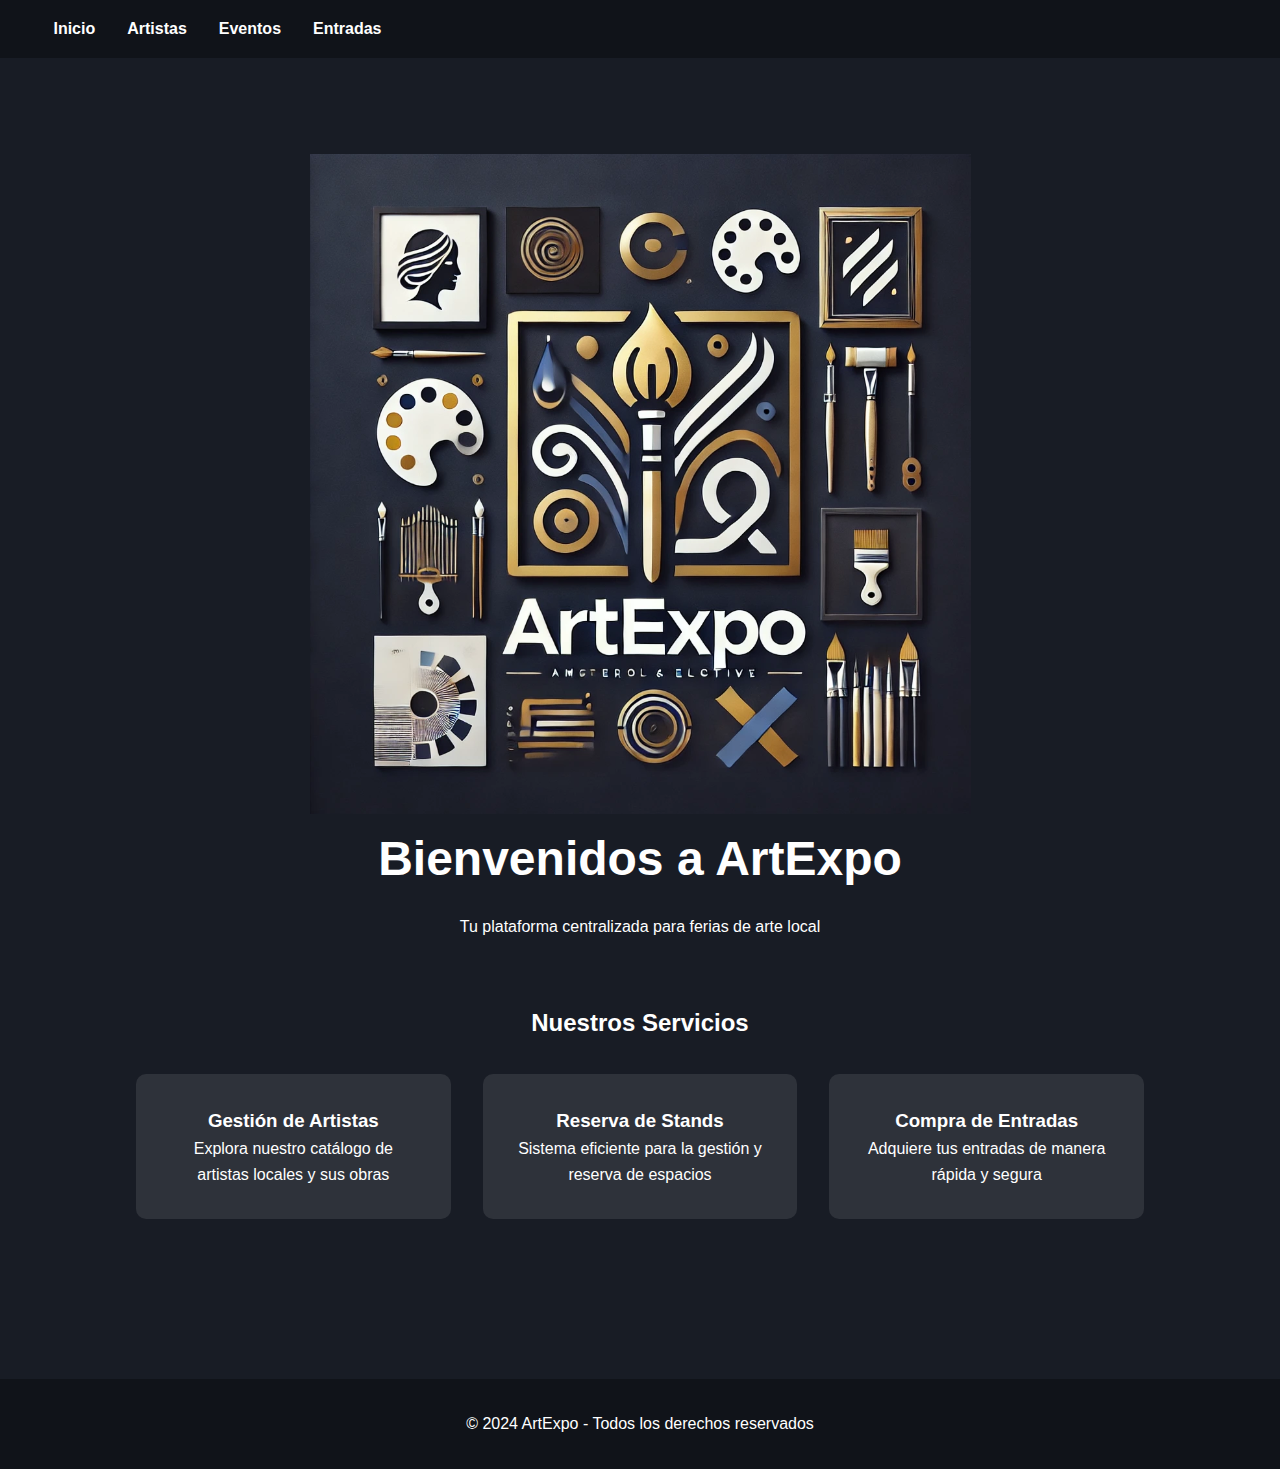
<file: HTML y SQL/index.html>
<!DOCTYPE html>
<html lang="es">
<head>
    <meta charset="UTF-8">
    <meta name="viewport" content="width=device-width, initial-scale=1.0">
    <title>ArtExpo - Ferias de Arte Local</title>
    <link rel="stylesheet" href="style.css">
</head>
<body>
    <header>
        <nav>
            <ul>
                <li><a href="#inicio">Inicio</a></li>
                <li><a href="#artistas">Artistas</a></li>
                <li><a href="#eventos">Eventos</a></li>
                <li><a href="#entradas">Entradas</a></li>
            </ul>
        </nav>
    </header>
    <main>
        <section id="inicio">
            <img src="pictures/ArtExpo.png" alt="Logo ArtExpo" class="logo-nav">
            <h1>Bienvenidos a ArtExpo</h1>
            <p>Tu plataforma centralizada para ferias de arte local</p>
        </section>

        <section id="servicios">
            <h2>Nuestros Servicios</h2>
            <div class="servicios-grid">
                <div class="servicio">
                    <h3>Gestión de Artistas</h3>
                    <p>Explora nuestro catálogo de artistas locales y sus obras</p>
                </div>
                <div class="servicio">
                    <h3>Reserva de Stands</h3>
                    <p>Sistema eficiente para la gestión y reserva de espacios</p>
                </div>
                <div class="servicio">
                    <h3>Compra de Entradas</h3>
                    <p>Adquiere tus entradas de manera rápida y segura</p>
                </div>
            </div>
        </section>
    </main>
    <footer>
        <p>&copy; 2024 ArtExpo - Todos los derechos reservados</p>
    </footer>
</body>
</html>
</file>
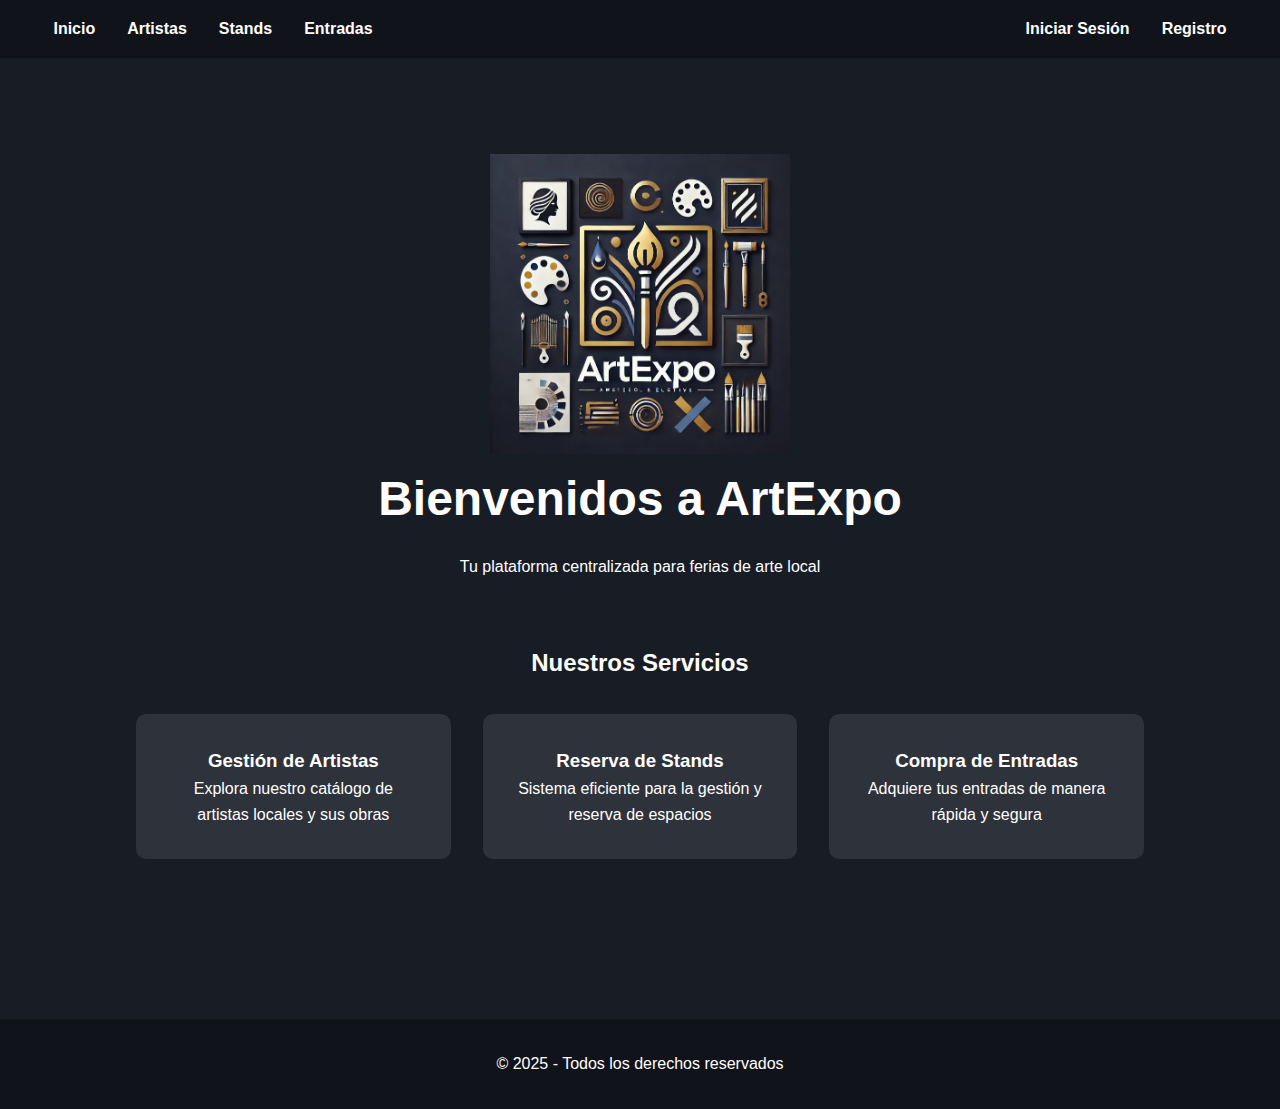
<file: Web ArtExpo/index.html>
<!DOCTYPE html>
<html lang="es">
<head>
    <meta charset="UTF-8">
    <meta name="viewport" content="width=device-width, initial-scale=1.0">
    <title>ArtExpo - Ferias de Arte Local</title>
    <link rel="stylesheet" href="style.css">
</head>
<body>
    <header>
        <nav>
            <ul>
                <li><a href="#">Inicio</a></li>
                <li><a href="artistas.html">Artistas</a></li>
                <li><a href="stands.html">Stands</a></li>
                <li><a href="entradas.html">Entradas</a></li>
            </ul>
            <ul>
                <li><a href="login.html">Iniciar Sesión</a></li>
                <li><a href="registro.html">Registro</a></li>
            </ul>
        </nav>
    </header>
    <main>
        <section id="inicio">
            <img src="pictures/ArtExpo.png" alt="Logo AzrtExpo" class="logo">
            <h1>Bienvenidos a ArtExpo</h1>
            <p>Tu plataforma centralizada para ferias de arte local</p>
        </section>

        <section id="servicios">
            <h2>Nuestros Servicios</h2>
            <div class="servicios-grid">
                <a href="artistas.html" class="servicio">
                    <div>
                        <h3>Gestión de Artistas</h3>
                        <p>Explora nuestro catálogo de artistas locales y sus obras</p>
                    </div>
                </a>
                <a href="stands.html" class="servicio">
                    <div>
                        <h3>Reserva de Stands</h3>
                        <p>Sistema eficiente para la gestión y reserva de espacios</p>
                    </div>
                </a>
                <a href="entradas.html" class="servicio">
                    <div>
                        <h3>Compra de Entradas</h3>
                        <p>Adquiere tus entradas de manera rápida y segura</p>
                    </div>
                </a>
            </div>
        </section>
    </main>
    <footer>
        <p>&copy; 2025 - Todos los derechos reservados</p>
    </footer>
</body>
</html>
</file>
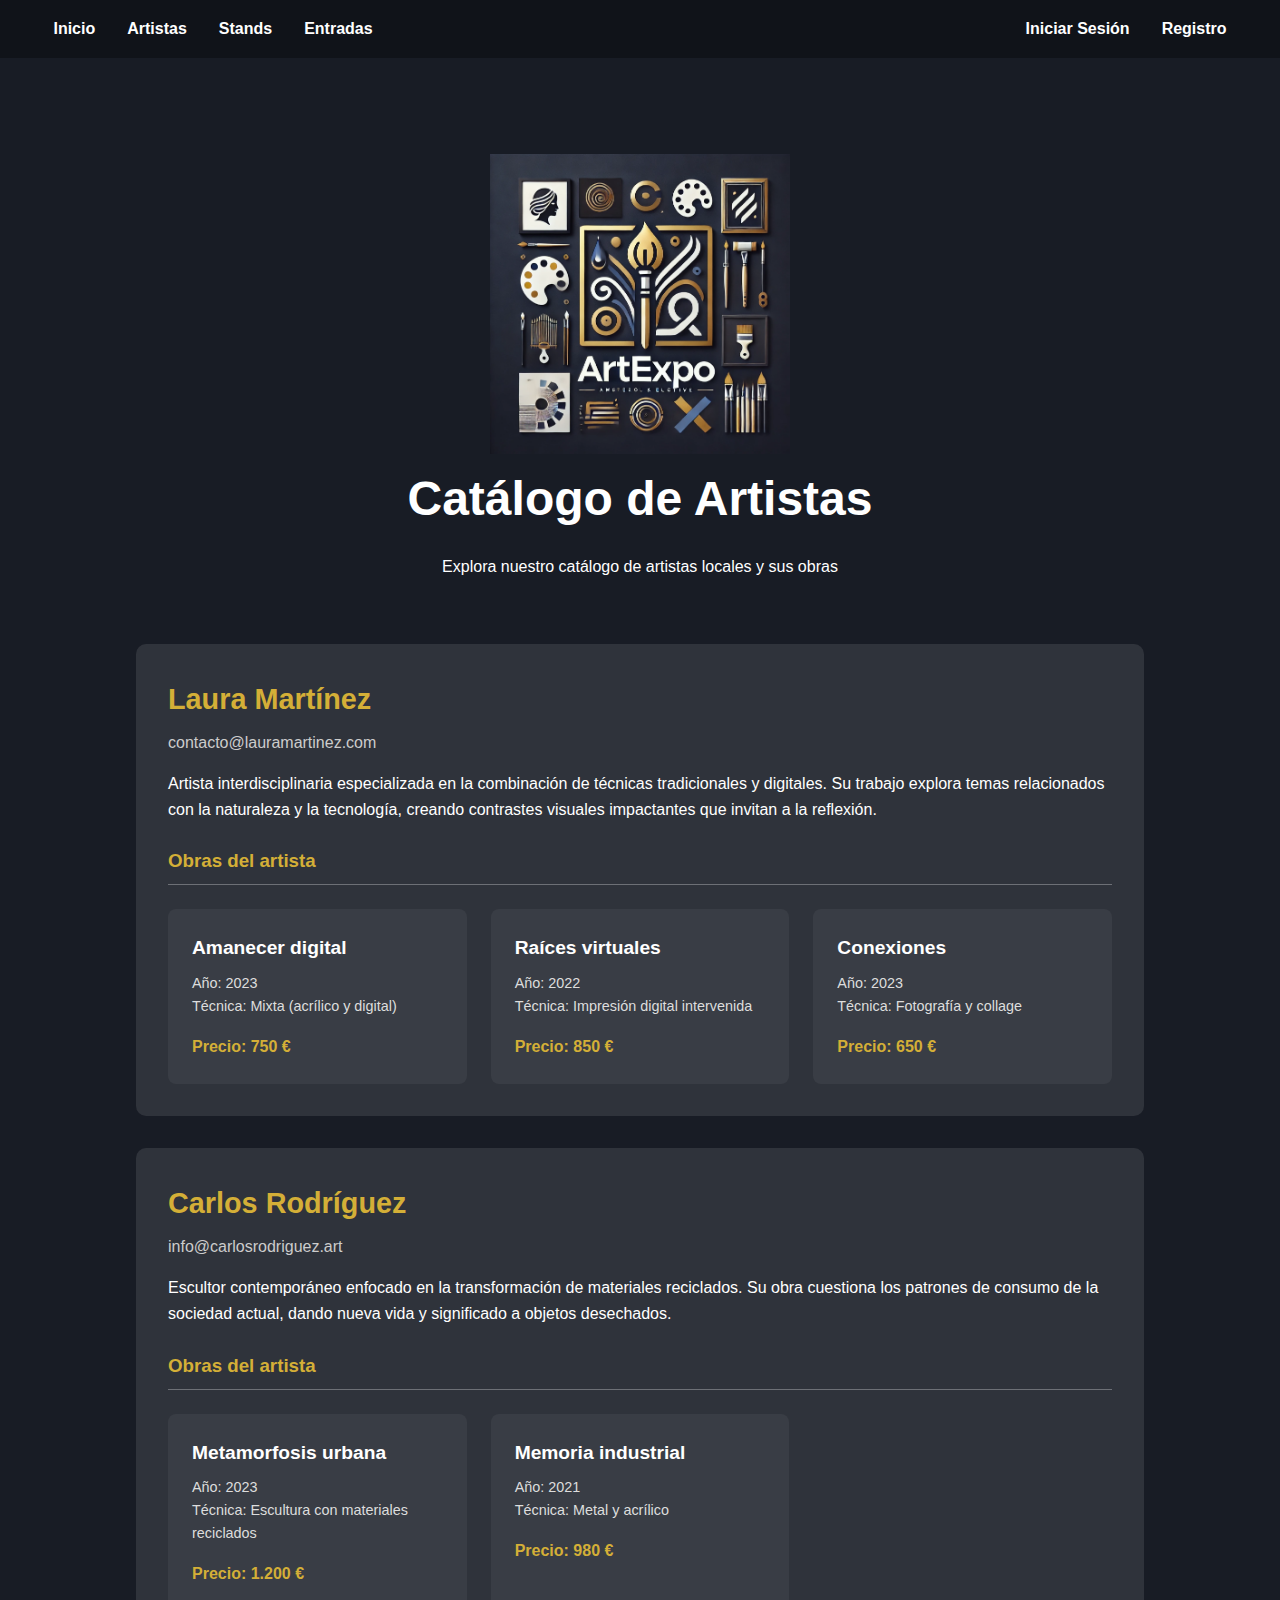
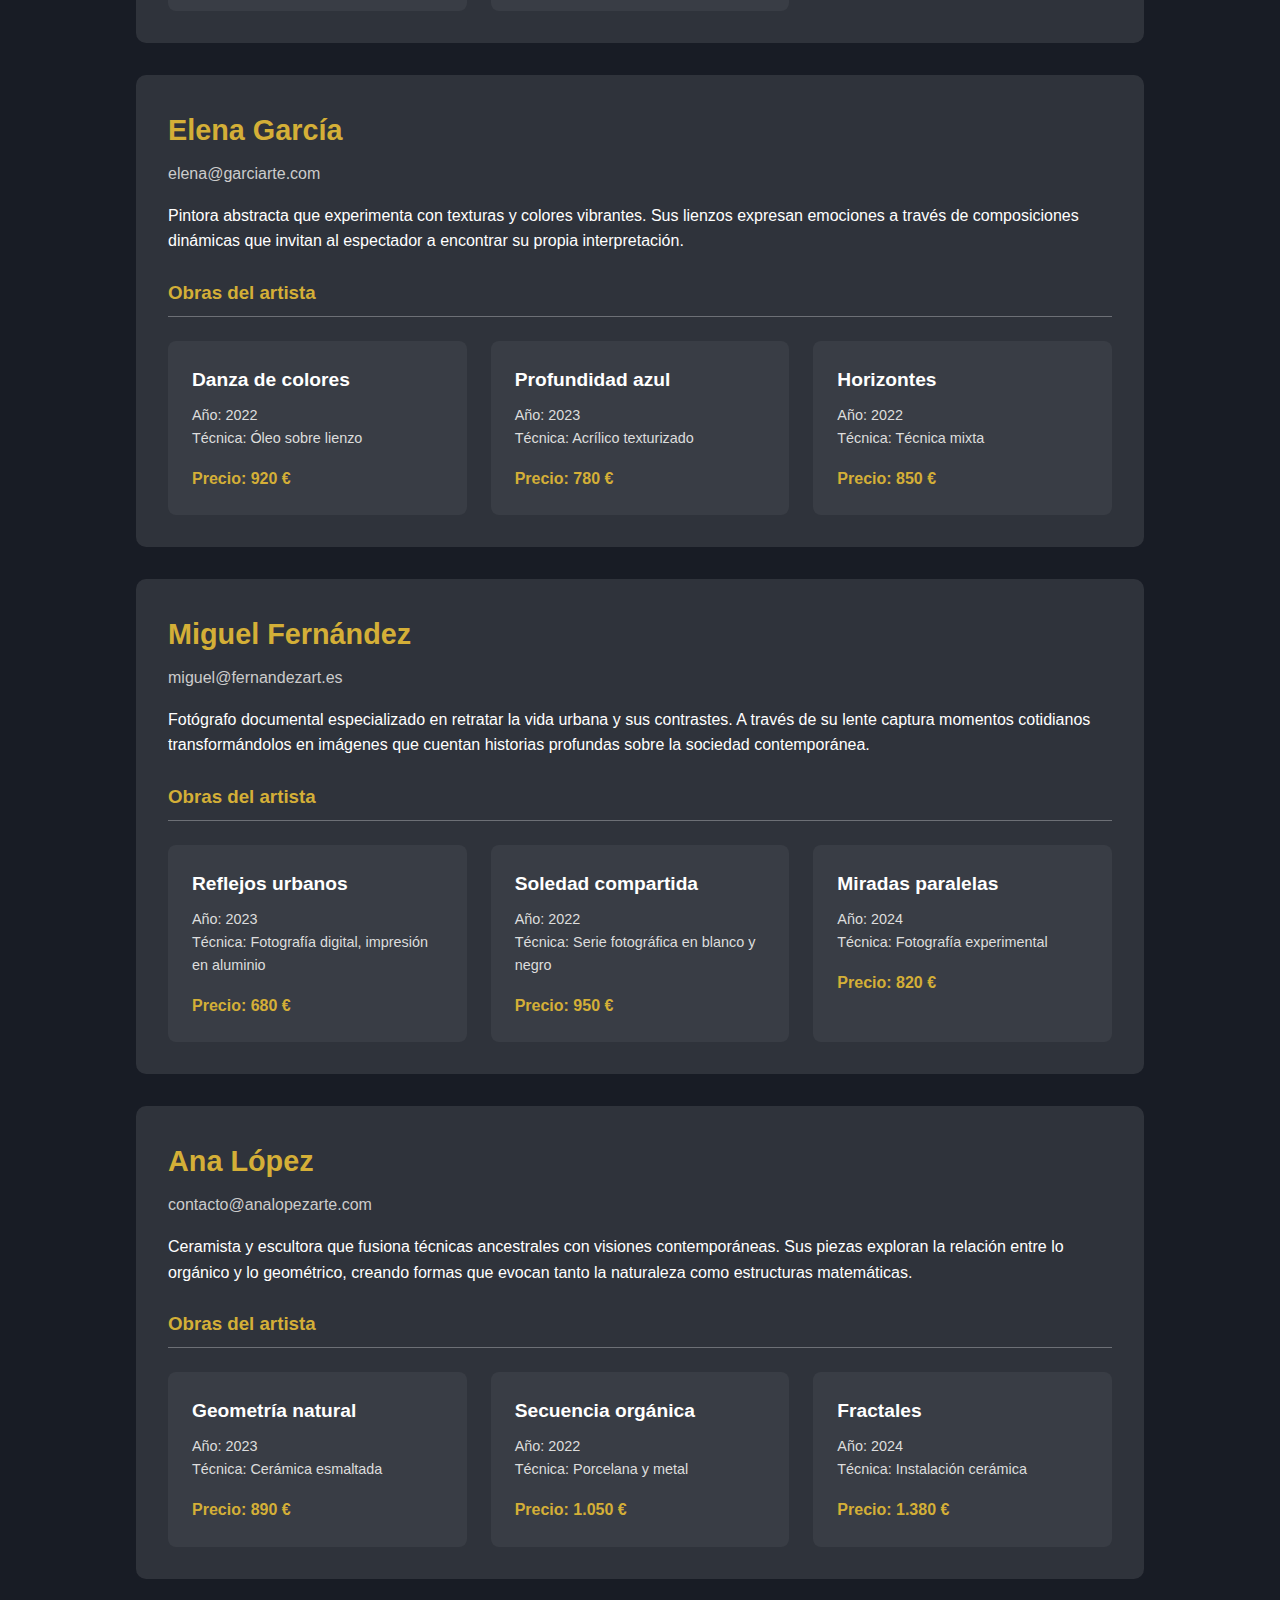
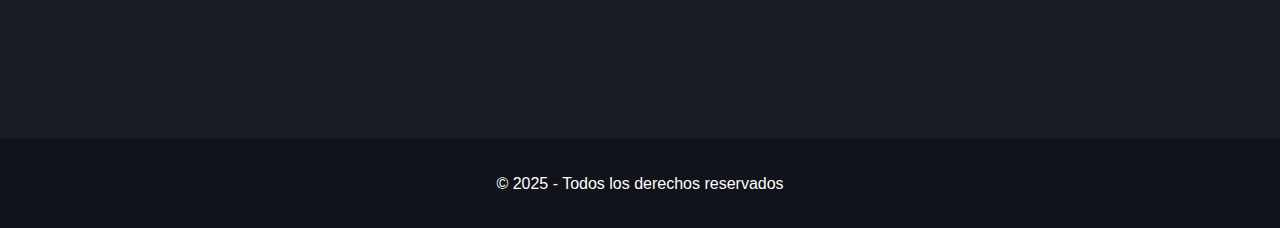
<file: HTML y SQL/artistas.html>
<!DOCTYPE html>
<html lang="es">
<head>
    <meta charset="UTF-8">
    <meta name="viewport" content="width=device-width, initial-scale=1.0">
    <title>Gestión de Artistas - ArtExpo</title>
    <link rel="stylesheet" href="style.css">
    <link rel="stylesheet" href="artistas.css">
</head>
<body>
    <header>
        <nav>
            <ul>
                <li><a href="index.html">Inicio</a></li>
                <li><a href="artistas.html">Artistas</a></li>
                <li><a href="stands.html">Stands</a></li>
                <li><a href="entradas.html">Entradas</a></li>
            </ul>
            <ul>
                <li><a href="login.html">Iniciar Sesión</a></li>
                <li><a href="registro.html">Registro</a></li>
            </ul>
        </nav>
    </header>
    <main>
        <section id="inicio">
            <img src="pictures/ArtExpo.png" alt="Logo ArtExpo" class="logo">
            <h1>Catálogo de Artistas</h1>
            <p>Explora nuestro catálogo de artistas locales y sus obras</p>
        </section>

        <section class="artistas-container">
            <!-- Artista 1 -->
            <div class="artista-card">
                <div class="artista-info">
                    <h2 class="artista-nombre">Laura Martínez</h2>
                    <p class="artista-contacto">contacto@lauramartinez.com</p>
                    <p>Artista interdisciplinaria especializada en la combinación de técnicas tradicionales y digitales. Su trabajo explora temas relacionados con la naturaleza y la tecnología, creando contrastes visuales impactantes que invitan a la reflexión.</p>
                </div>
                
                <h3 class="obras-titulo">Obras del artista</h3>
                <div class="obras-grid">
                    <div class="obra-card">
                        <h4 class="obra-titulo">Amanecer digital</h4>
                        <p class="obra-details">Año: 2023</p>
                        <p class="obra-details">Técnica: Mixta (acrílico y digital)</p>
                        <p class="obra-precio">Precio: 750 €</p>
                    </div>
                    <div class="obra-card">
                        <h4 class="obra-titulo">Raíces virtuales</h4>
                        <p class="obra-details">Año: 2022</p>
                        <p class="obra-details">Técnica: Impresión digital intervenida</p>
                        <p class="obra-precio">Precio: 850 €</p>
                    </div>
                    <div class="obra-card">
                        <h4 class="obra-titulo">Conexiones</h4>
                        <p class="obra-details">Año: 2023</p>
                        <p class="obra-details">Técnica: Fotografía y collage</p>
                        <p class="obra-precio">Precio: 650 €</p>
                    </div>
                </div>
            </div>
            
            <!-- Artista 2 -->
            <div class="artista-card">
                <div class="artista-info">
                    <h2 class="artista-nombre">Carlos Rodríguez</h2>
                    <p class="artista-contacto">info@carlosrodriguez.art</p>
                    <p>Escultor contemporáneo enfocado en la transformación de materiales reciclados. Su obra cuestiona los patrones de consumo de la sociedad actual, dando nueva vida y significado a objetos desechados.</p>
                </div>
                
                <h3 class="obras-titulo">Obras del artista</h3>
                <div class="obras-grid">
                    <div class="obra-card">
                        <h4 class="obra-titulo">Metamorfosis urbana</h4>
                        <p class="obra-details">Año: 2023</p>
                        <p class="obra-details">Técnica: Escultura con materiales reciclados</p>
                        <p class="obra-precio">Precio: 1.200 €</p>
                    </div>
                    <div class="obra-card">
                        <h4 class="obra-titulo">Memoria industrial</h4>
                        <p class="obra-details">Año: 2021</p>
                        <p class="obra-details">Técnica: Metal y acrílico</p>
                        <p class="obra-precio">Precio: 980 €</p>
                    </div>
                </div>
            </div>
            
            <!-- Artista 3 -->
            <div class="artista-card">
                <div class="artista-info">
                    <h2 class="artista-nombre">Elena García</h2>
                    <p class="artista-contacto">elena@garciarte.com</p>
                    <p>Pintora abstracta que experimenta con texturas y colores vibrantes. Sus lienzos expresan emociones a través de composiciones dinámicas que invitan al espectador a encontrar su propia interpretación.</p>
                </div>
                
                <h3 class="obras-titulo">Obras del artista</h3>
                <div class="obras-grid">
                    <div class="obra-card">
                        <h4 class="obra-titulo">Danza de colores</h4>
                        <p class="obra-details">Año: 2022</p>
                        <p class="obra-details">Técnica: Óleo sobre lienzo</p>
                        <p class="obra-precio">Precio: 920 €</p>
                    </div>
                    <div class="obra-card">
                        <h4 class="obra-titulo">Profundidad azul</h4>
                        <p class="obra-details">Año: 2023</p>
                        <p class="obra-details">Técnica: Acrílico texturizado</p>
                        <p class="obra-precio">Precio: 780 €</p>
                    </div>
                    <div class="obra-card">
                        <h4 class="obra-titulo">Horizontes</h4>
                        <p class="obra-details">Año: 2022</p>
                        <p class="obra-details">Técnica: Técnica mixta</p>
                        <p class="obra-precio">Precio: 850 €</p>
                    </div>
                </div>
            </div>
            
            <!-- Artista 4 -->
            <div class="artista-card">
                <div class="artista-info">
                    <h2 class="artista-nombre">Miguel Fernández</h2>
                    <p class="artista-contacto">miguel@fernandezart.es</p>
                    <p>Fotógrafo documental especializado en retratar la vida urbana y sus contrastes. A través de su lente captura momentos cotidianos transformándolos en imágenes que cuentan historias profundas sobre la sociedad contemporánea.</p>
                </div>
                
                <h3 class="obras-titulo">Obras del artista</h3>
                <div class="obras-grid">
                    <div class="obra-card">
                        <h4 class="obra-titulo">Reflejos urbanos</h4>
                        <p class="obra-details">Año: 2023</p>
                        <p class="obra-details">Técnica: Fotografía digital, impresión en aluminio</p>
                        <p class="obra-precio">Precio: 680 €</p>
                    </div>
                    <div class="obra-card">
                        <h4 class="obra-titulo">Soledad compartida</h4>
                        <p class="obra-details">Año: 2022</p>
                        <p class="obra-details">Técnica: Serie fotográfica en blanco y negro</p>
                        <p class="obra-precio">Precio: 950 €</p>
                    </div>
                    <div class="obra-card">
                        <h4 class="obra-titulo">Miradas paralelas</h4>
                        <p class="obra-details">Año: 2024</p>
                        <p class="obra-details">Técnica: Fotografía experimental</p>
                        <p class="obra-precio">Precio: 820 €</p>
                    </div>
                </div>
            </div>
            
            <!-- Artista 5 -->
            <div class="artista-card">
                <div class="artista-info">
                    <h2 class="artista-nombre">Ana López</h2>
                    <p class="artista-contacto">contacto@analopezarte.com</p>
                    <p>Ceramista y escultora que fusiona técnicas ancestrales con visiones contemporáneas. Sus piezas exploran la relación entre lo orgánico y lo geométrico, creando formas que evocan tanto la naturaleza como estructuras matemáticas.</p>
                </div>
                
                <h3 class="obras-titulo">Obras del artista</h3>
                <div class="obras-grid">
                    <div class="obra-card">
                        <h4 class="obra-titulo">Geometría natural</h4>
                        <p class="obra-details">Año: 2023</p>
                        <p class="obra-details">Técnica: Cerámica esmaltada</p>
                        <p class="obra-precio">Precio: 890 €</p>
                    </div>
                    <div class="obra-card">
                        <h4 class="obra-titulo">Secuencia orgánica</h4>
                        <p class="obra-details">Año: 2022</p>
                        <p class="obra-details">Técnica: Porcelana y metal</p>
                        <p class="obra-precio">Precio: 1.050 €</p>
                    </div>
                    <div class="obra-card">
                        <h4 class="obra-titulo">Fractales</h4>
                        <p class="obra-details">Año: 2024</p>
                        <p class="obra-details">Técnica: Instalación cerámica</p>
                        <p class="obra-precio">Precio: 1.380 €</p>
                    </div>
                </div>
            </div>
        </section>
    </main>
    <footer>
        <p>&copy; 2025 - Todos los derechos reservados</p>
    </footer>
</body>
</html>
</file>
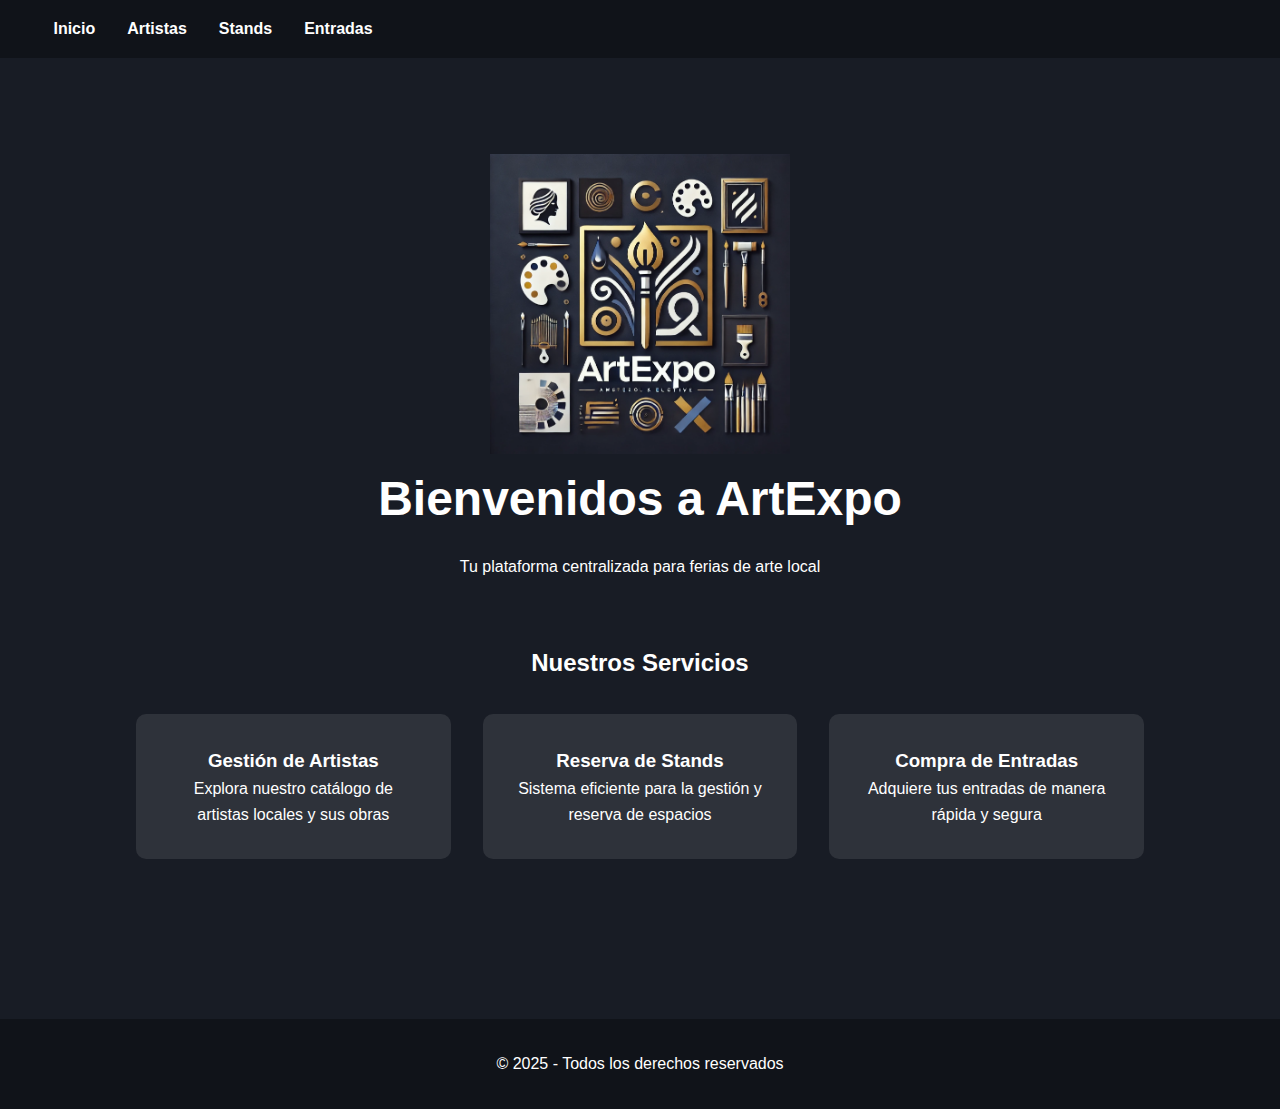
<file: HTML y SQL/entradas.html>
<!DOCTYPE html>
<html lang="en">
<head>
    <meta charset="UTF-8">
    <meta name="viewport" content="width=device-width, initial-scale=1.0">
    <title>Compra de Entradas</title>
    <link rel="stylesheet" href="style.css">
</head>
<body>
    <body>
        <header>
            <nav>
                <ul>
                    <li><a href="index.html">Inicio</a></li>
                    <li><a href="artistas.html">Artistas</a></li>
                    <li><a href="stands.html">Stands</a></li>
                    <li><a href="entradas.html">Entradas</a></li>
                </ul>
            </nav>
        </header>
        <main>
            <section id="inicio">
                <img src="pictures/ArtExpo.png" alt="Logo ArtExpo" class="logo">
                <h1>Bienvenidos a ArtExpo</h1>
                <p>Tu plataforma centralizada para ferias de arte local</p>
            </section>
    
            <section id="servicios">
                <h2>Nuestros Servicios</h2>
                <div class="servicios-grid">
                    <div class="servicio">
                        <h3>Gestión de Artistas</h3>
                        <p>Explora nuestro catálogo de artistas locales y sus obras</p>
                    </div>
                    <div class="servicio">
                        <h3>Reserva de Stands</h3>
                        <p>Sistema eficiente para la gestión y reserva de espacios</p>
                    </div>
                    <div class="servicio">
                        <h3>Compra de Entradas</h3>
                        <p>Adquiere tus entradas de manera rápida y segura</p>
                    </div>
                </div>
            </section>
        </main>
        <footer>
            <p>&copy; 2025 - Todos los derechos reservados</p>
        </footer>
    </body>
</body>
</html>
</file>
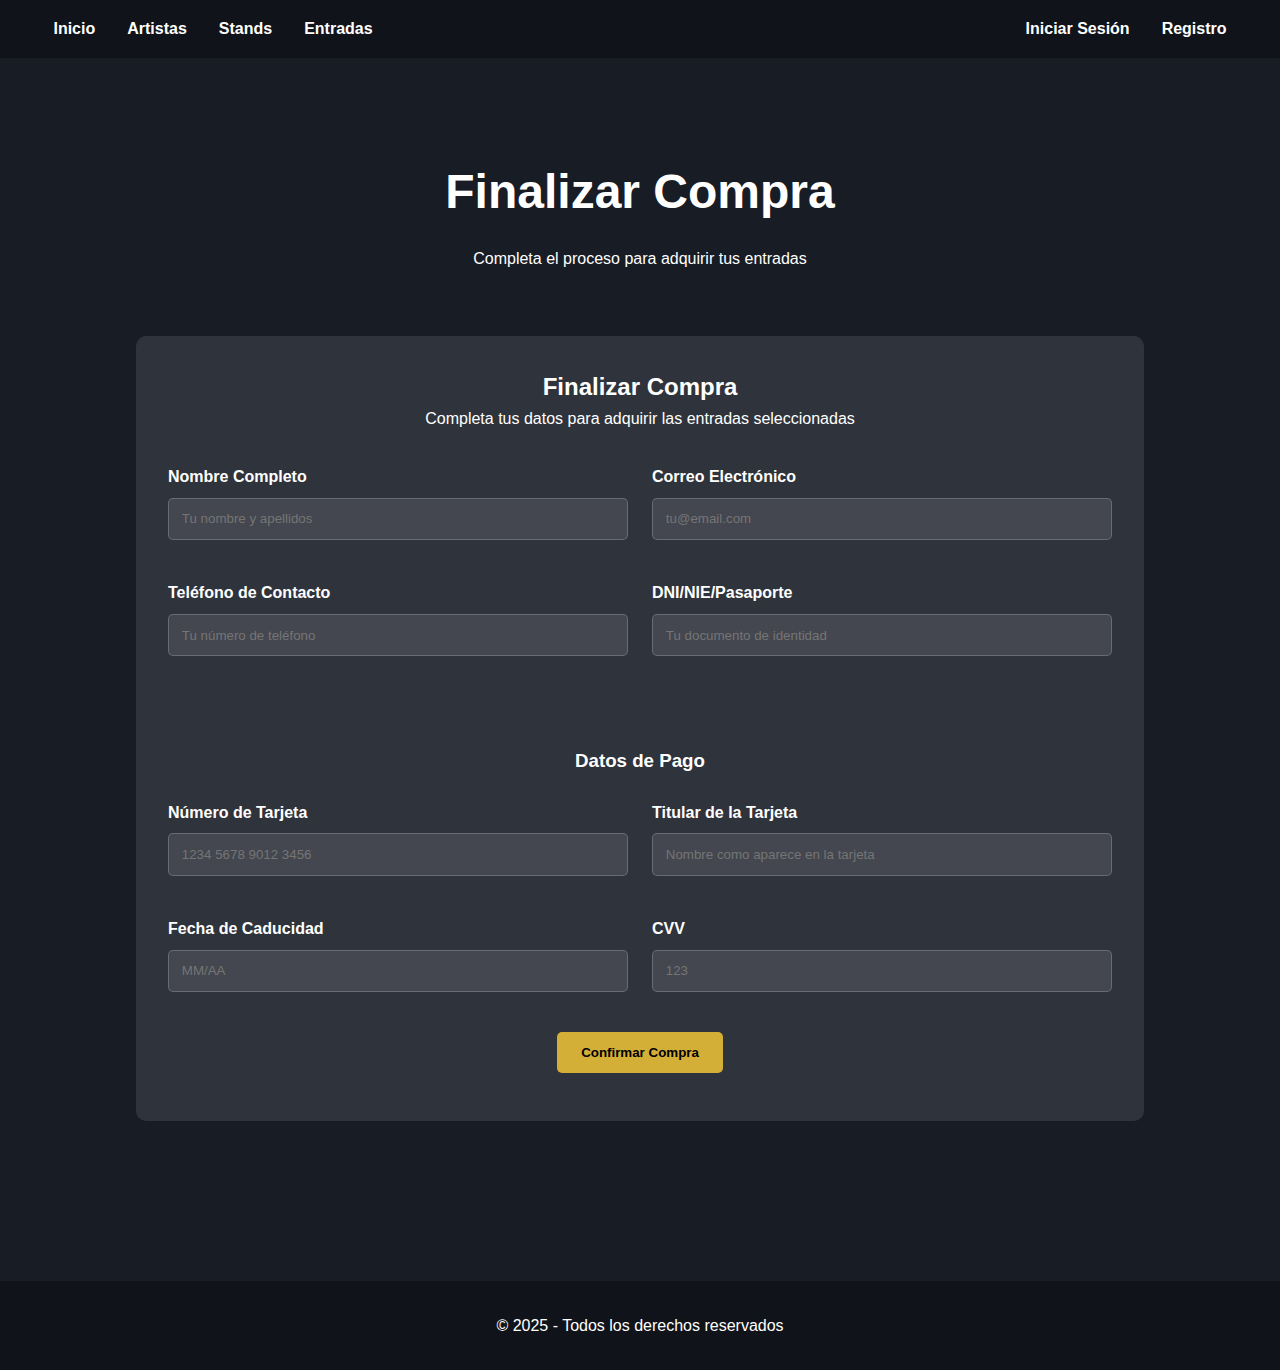
<file: HTML y SQL/entradasCompra.html>
<!DOCTYPE html>
<html lang="es">
<head>
    <meta charset="UTF-8">
    <meta name="viewport" content="width=device-width, initial-scale=1.0">
    <title>Finalizar Compra de Entradas - ArtExpo</title>
    <link rel="stylesheet" href="style.css">
    <link rel="stylesheet" href="entradas.css">
</head>
<body>
    <header>
        <nav>
            <ul>
                <li><a href="index.html">Inicio</a></li>
                <li><a href="artistas.html">Artistas</a></li>
                <li><a href="stands.html">Stands</a></li>
                <li><a href="entradas.html">Entradas</a></li>
            </ul>
            <ul>
                <li><a href="login.html">Iniciar Sesión</a></li>
                <li><a href="registro.html">Registro</a></li>
            </ul>
        </nav>
    </header>
    <main>
        <section id="inicio">
            <h1>Finalizar Compra</h1>
            <p>Completa el proceso para adquirir tus entradas</p>
        </section>

        <section class="entradas-container">
            <div class="proceso-compra">
                <h2>Finalizar Compra</h2>
                <p>Completa tus datos para adquirir las entradas seleccionadas</p>
                
                <form class="formulario-compra">
                    <div class="campo">
                        <label for="nombre">Nombre Completo</label>
                        <input type="text" id="nombre" name="nombre" placeholder="Tu nombre y apellidos" required>
                    </div>
                    
                    <div class="campo">
                        <label for="email">Correo Electrónico</label>
                        <input type="email" id="email" name="email" placeholder="tu@email.com" required>
                    </div>
                    
                    <div class="campo">
                        <label for="telefono">Teléfono de Contacto</label>
                        <input type="tel" id="telefono" name="telefono" placeholder="Tu número de teléfono" required>
                    </div>
                    
                    <div class="campo">
                        <label for="dni">DNI/NIE/Pasaporte</label>
                        <input type="text" id="dni" name="dni" placeholder="Tu documento de identidad" required>
                    </div>
                    <br>
                    <h3 class="campo-completo">Datos de Pago</h3>
                    
                    <div class="campo">
                        <label for="tarjeta">Número de Tarjeta</label>
                        <input type="text" id="tarjeta" name="tarjeta" placeholder="1234 5678 9012 3456" required>
                    </div>
                    
                    <div class="campo">
                        <label for="titular">Titular de la Tarjeta</label>
                        <input type="text" id="titular" name="titular" placeholder="Nombre como aparece en la tarjeta" required>
                    </div>
                    
                    <div class="campo">
                        <label for="caducidad">Fecha de Caducidad</label>
                        <input type="text" id="caducidad" name="caducidad" placeholder="MM/AA" required>
                    </div>
                    
                    <div class="campo">
                        <label for="cvv">CVV</label>
                        <input type="text" id="cvv" name="cvv" placeholder="123" required>
                    </div>
                    
                    <div class="campo campo-completo">
                        <button type="submit" class="boton-compra">Confirmar Compra</button>
                    </div>
                </form>
            </div>
        </section>
    </main>
    <footer>
        <p>&copy; 2025 - Todos los derechos reservados</p>
    </footer>
</body>
</html>
</file>
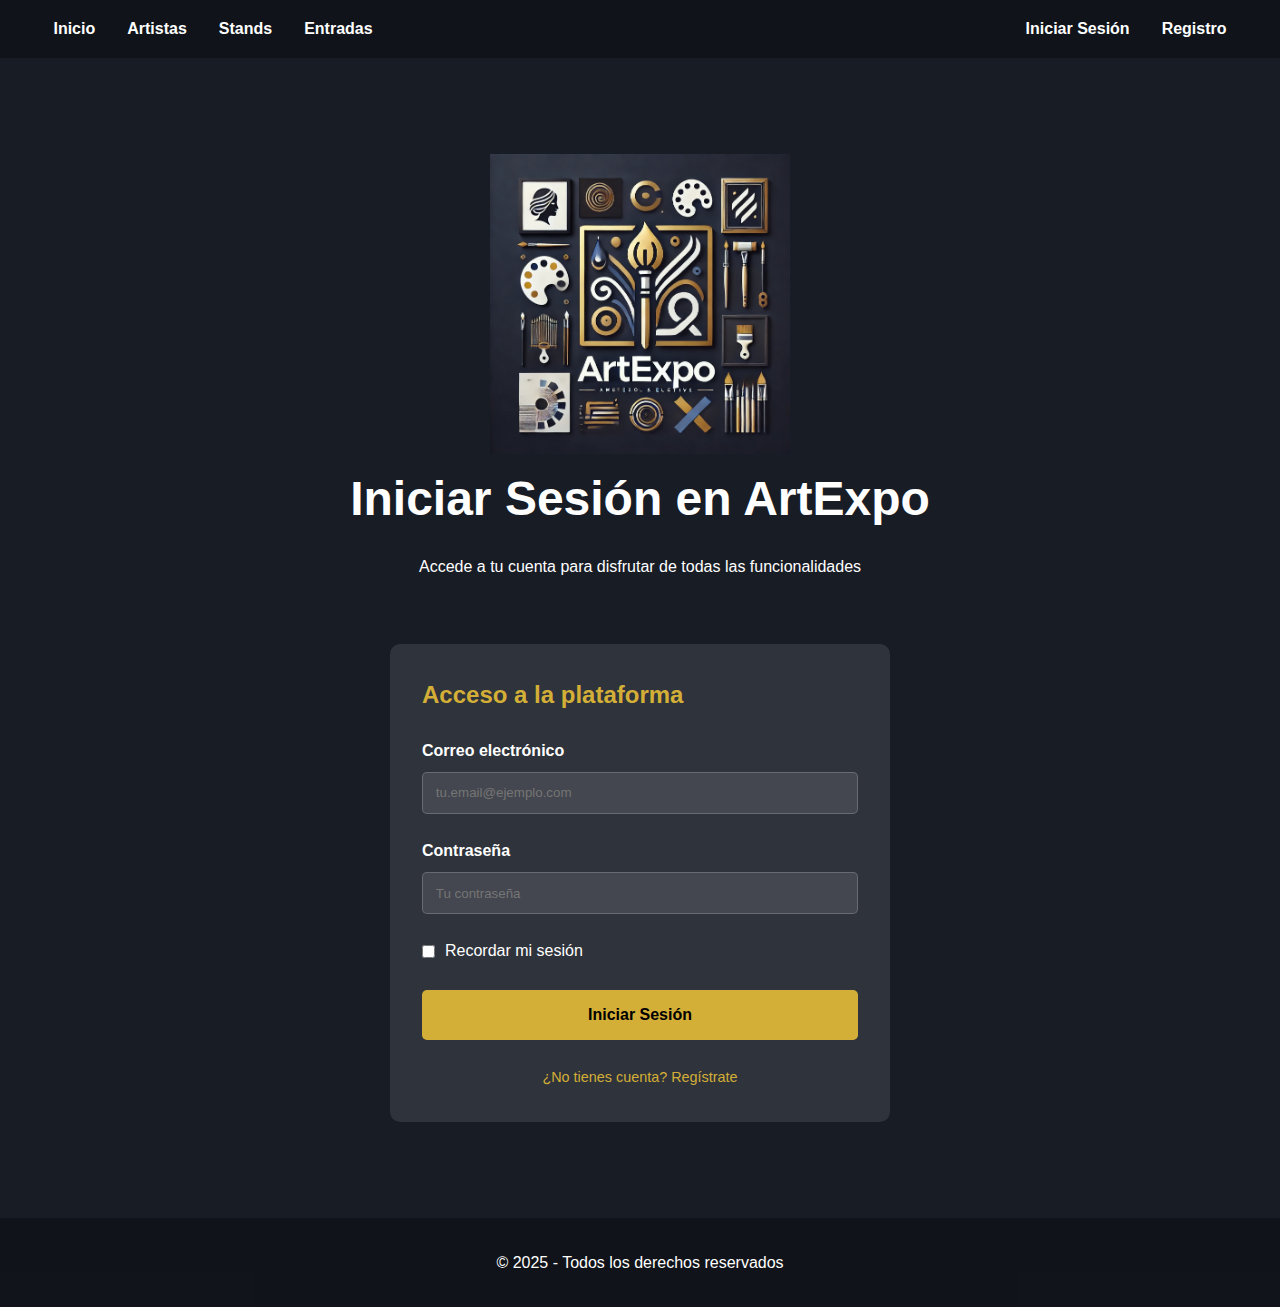
<file: HTML y SQL/login.html>
<!DOCTYPE html>
<html lang="es">
<head>
    <meta charset="UTF-8">
    <meta name="viewport" content="width=device-width, initial-scale=1.0">
    <title>Iniciar Sesión - ArtExpo</title>
    <link rel="stylesheet" href="style.css">
    <link rel="stylesheet" href="login.css">
</head>
<body>
    <header>
        <nav>
            <ul>
                <li><a href="index.html">Inicio</a></li>
                <li><a href="artistas.html">Artistas</a></li>
                <li><a href="stands.html">Stands</a></li>
                <li><a href="entradas.html">Entradas</a></li>
            </ul>
            <ul>
                <li><a href="#">Iniciar Sesión</a></li>
                <li><a href="registro.html">Registro</a></li>
            </ul>
        </nav>
    </header>
    <main>
        <section id="inicio">
            <img src="pictures/ArtExpo.png" alt="Logo ArtExpo" class="logo">
            <h1>Iniciar Sesión en ArtExpo</h1>
            <p>Accede a tu cuenta para disfrutar de todas las funcionalidades</p>
        </section>

        <form class="formulario-login">
            <h2>Acceso a la plataforma</h2>
            
            <div class="campo">
                <label for="email">Correo electrónico</label>
                <input type="email" id="email" name="email" placeholder="tu.email@ejemplo.com" required>
            </div>
            
            <div class="campo">
                <label for="password">Contraseña</label>
                <input type="password" id="password" name="password" placeholder="Tu contraseña" required>
            </div>
            
            <div class="recordar">
                <input type="checkbox" id="recordar" name="recordar">
                <label for="recordar">Recordar mi sesión</label>
            </div>
            
            <button type="submit" class="boton-login">Iniciar Sesión</button>
            
            <div class="opciones-adicionales">
                <a href="registro.html">¿No tienes cuenta? Regístrate</a>
            </div>
        </form>
    </main>
    <footer>
        <p>&copy; 2025 - Todos los derechos reservados</p>
    </footer>
</body>
</html>
</file>
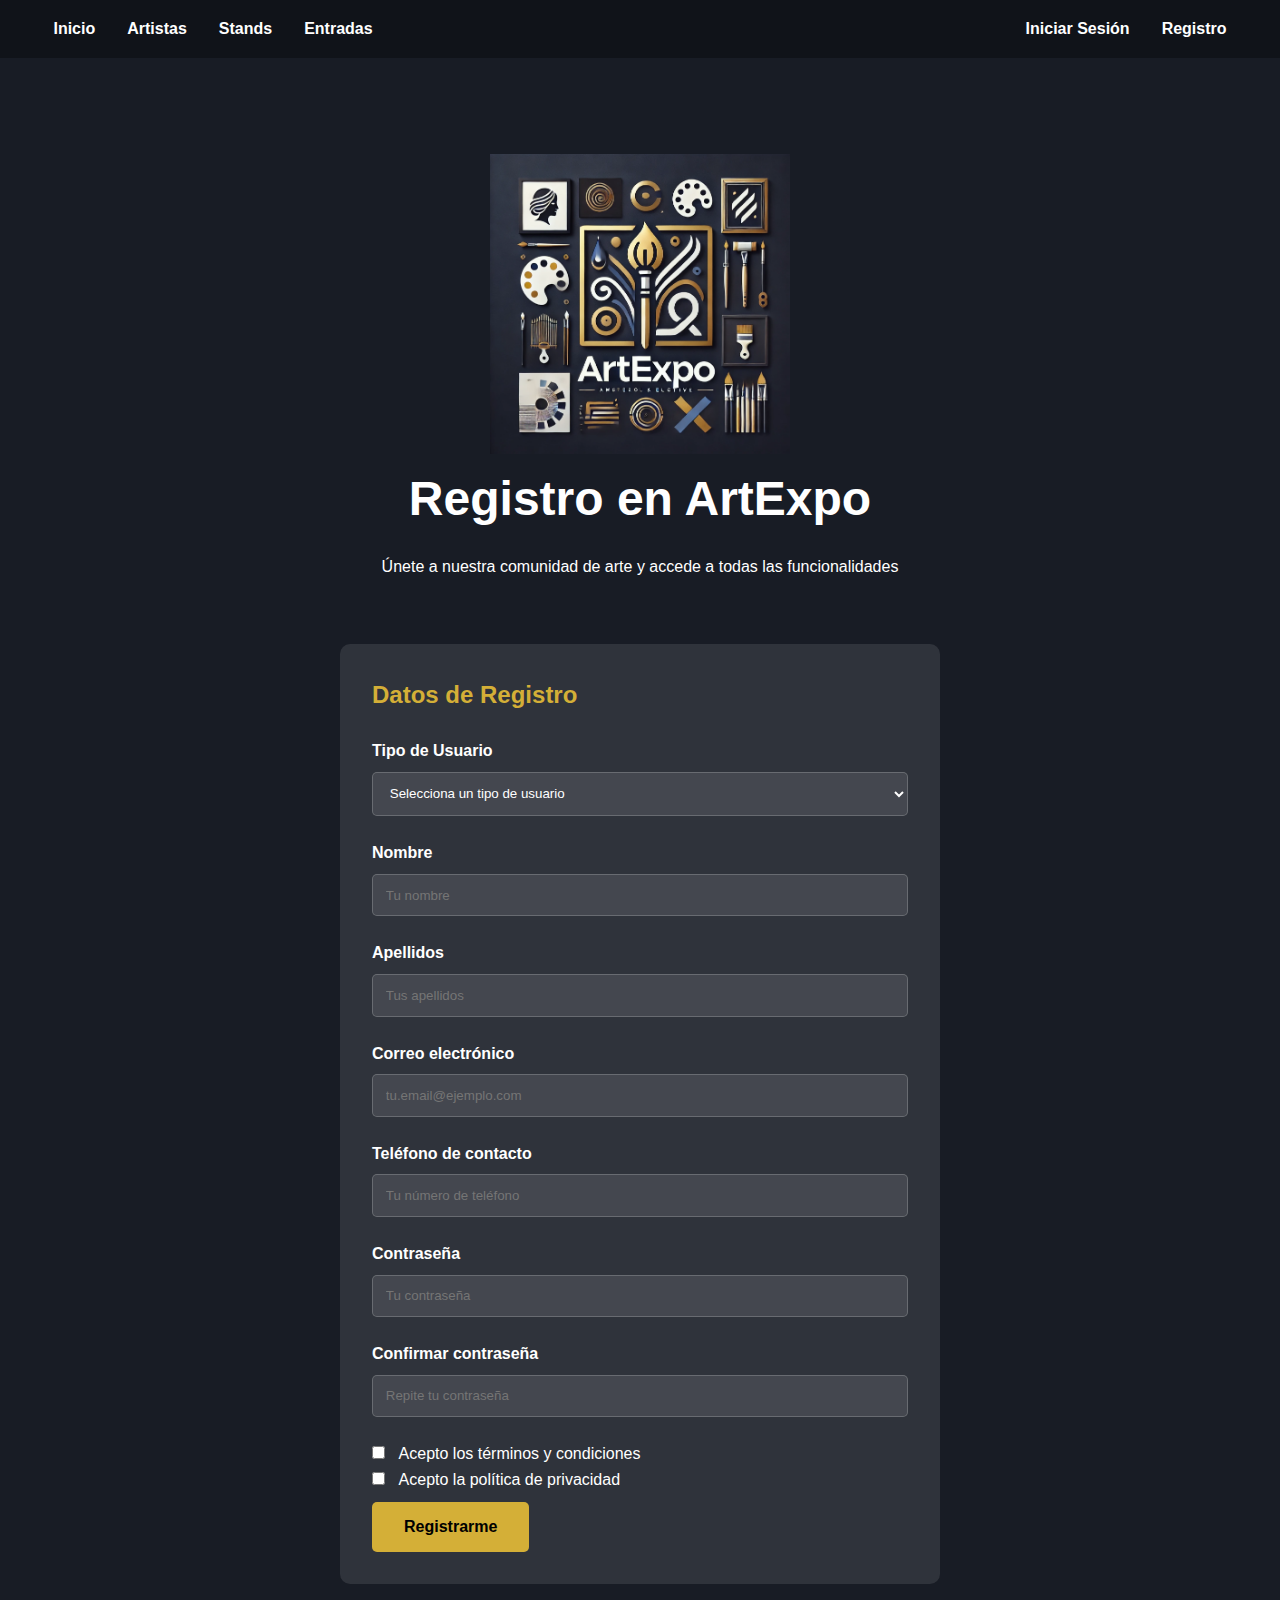
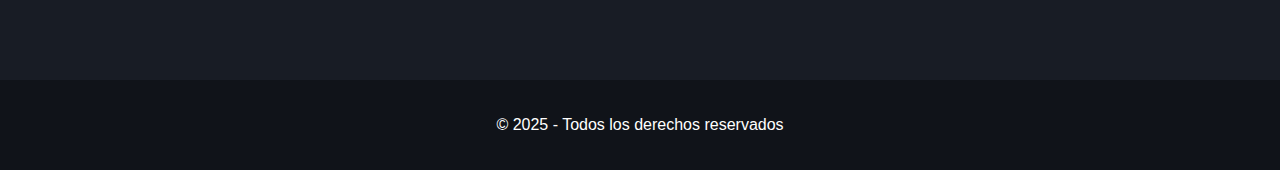
<file: HTML y SQL/registro.html>
<!DOCTYPE html>
<html lang="es">
<head>
    <meta charset="UTF-8">
    <meta name="viewport" content="width=device-width, initial-scale=1.0">
    <title>Registro - ArtExpo</title>
    <link rel="stylesheet" href="style.css">
    <link rel="stylesheet" href="registro.css">
</head>
<body>
    <header>
        <nav>
            <ul>
                <li><a href="index.html">Inicio</a></li>
                <li><a href="artistas.html">Artistas</a></li>
                <li><a href="stands.html">Stands</a></li>
                <li><a href="entradas.html">Entradas</a></li>
            </ul>
            <ul>
                <li><a href="login.html">Iniciar Sesión</a></li>
                <li><a href="#">Registro</a></li>
            </ul>
        </nav>
    </header>
    <main>
        <section id="inicio">
            <img src="pictures/ArtExpo.png" alt="Logo ArtExpo" class="logo">
            <h1>Registro en ArtExpo</h1>
            <p>Únete a nuestra comunidad de arte y accede a todas las funcionalidades</p>
        </section>

        <form class="formulario-registro">
            <h2>Datos de Registro</h2>
            
            <div class="campo">
                <label for="tipo">Tipo de Usuario</label>
                <select id="tipo" name="tipo" required>
                    <option value="" disabled selected>Selecciona un tipo de usuario</option>
                    <option value="artista">Artista</option>
                    <option value="visitante">Visitante</option>
                </select>
            </div>
            
            <div class="campo">
                <label for="nombre">Nombre</label>
                <input type="text" id="nombre" name="nombre" placeholder="Tu nombre" required>
            </div>
            
            <div class="campo">
                <label for="apellidos">Apellidos</label>
                <input type="text" id="apellidos" name="apellidos" placeholder="Tus apellidos" required>
            </div>
            
            <div class="campo">
                <label for="email">Correo electrónico</label>
                <input type="email" id="email" name="email" placeholder="tu.email@ejemplo.com" required>
            </div>
            
            <div class="campo">
                <label for="telefono">Teléfono de contacto</label>
                <input type="tel" id="telefono" name="telefono" placeholder="Tu número de teléfono">
            </div>
            
            <div class="campo">
                <label for="password">Contraseña</label>
                <input type="password" id="password" name="password" placeholder="Tu contraseña" required>
            </div>
            
            <div class="campo">
                <label for="password2">Confirmar contraseña</label>
                <input type="password" id="password2" name="password2" placeholder="Repite tu contraseña" required>
            </div>
            
            <div class="terminos">
                <input type="checkbox" id="terminos" name="terminos" required>
                <label for="terminos">Acepto los términos y condiciones</label>
                <br>
                <input type="checkbox" id="privacidad" name="privacidad" required>
                <label for="privacidad">Acepto la política de privacidad</label>
            </div>
            
            <button type="submit" class="boton-registro">Registrarme</button>
        </form>
        
    </main>
    <footer>
        <p>&copy; 2025 - Todos los derechos reservados</p>
    </footer>
</body>
</html>
</file>
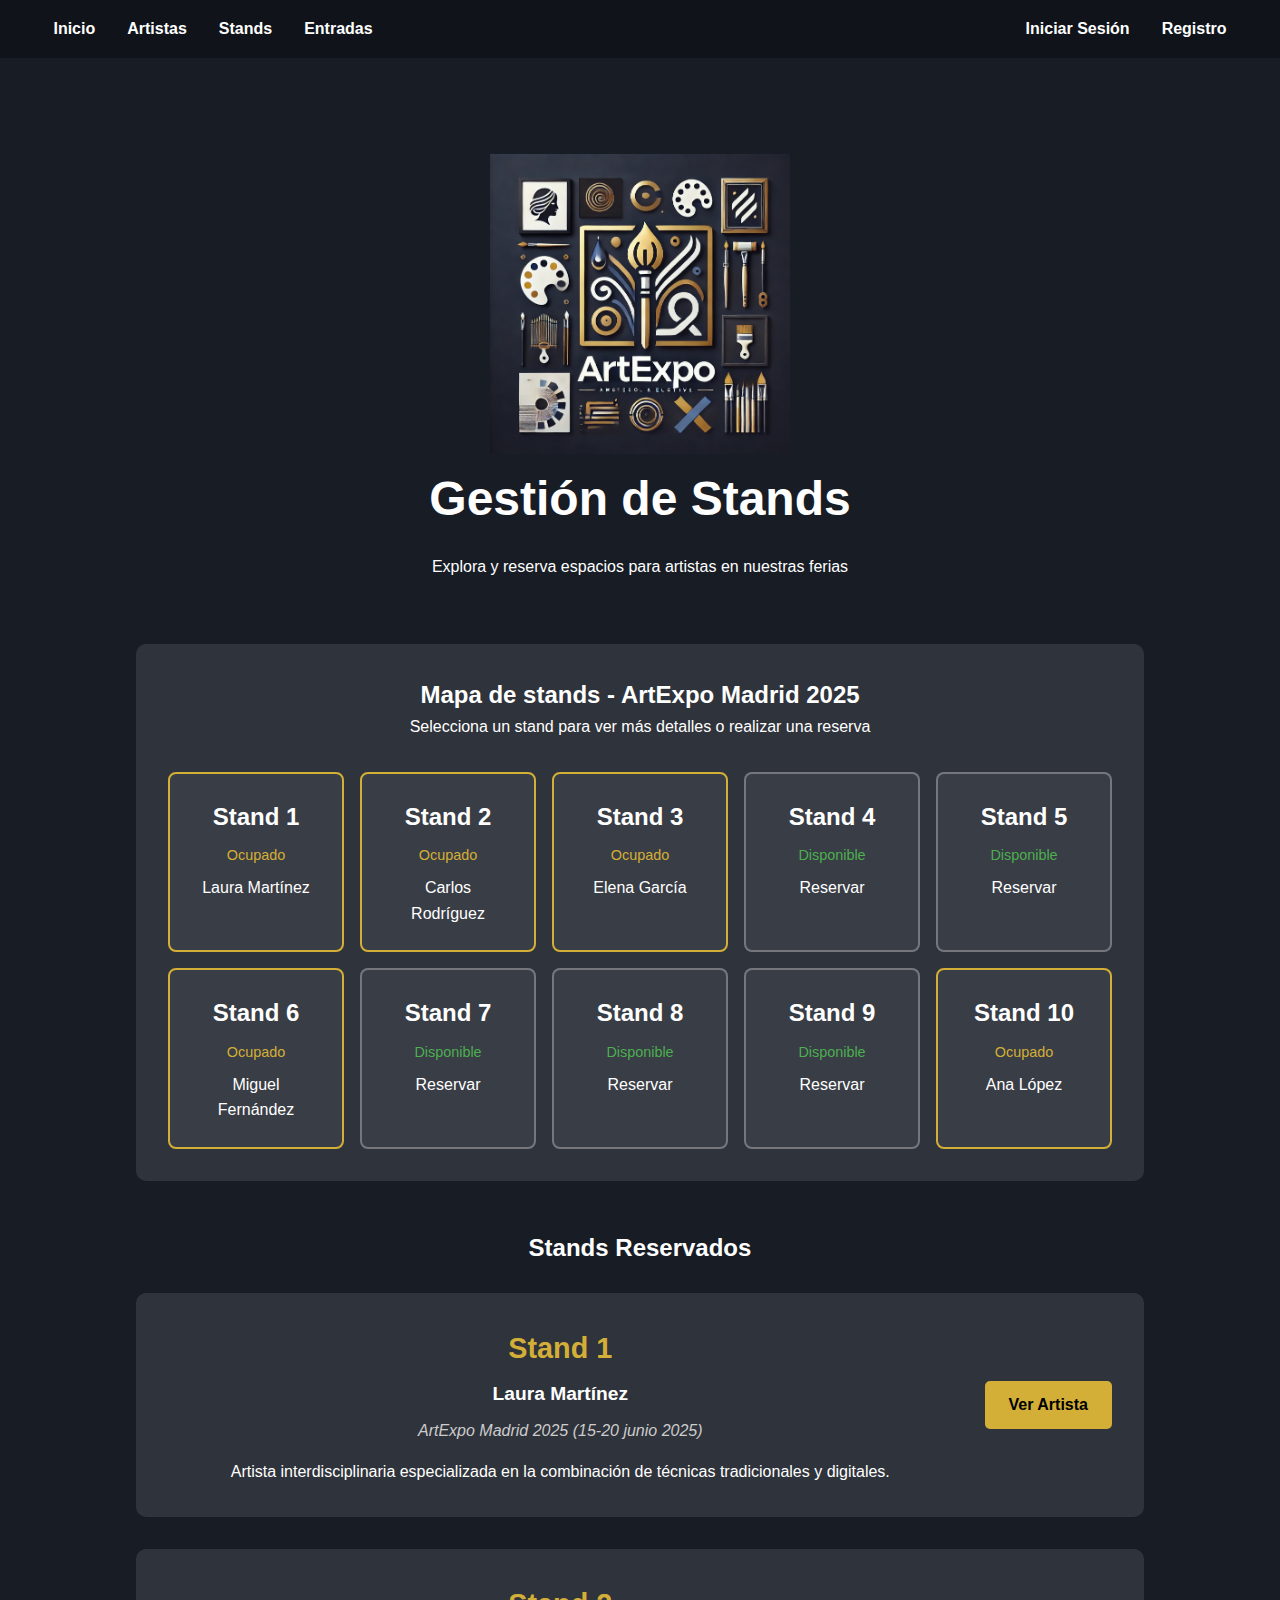
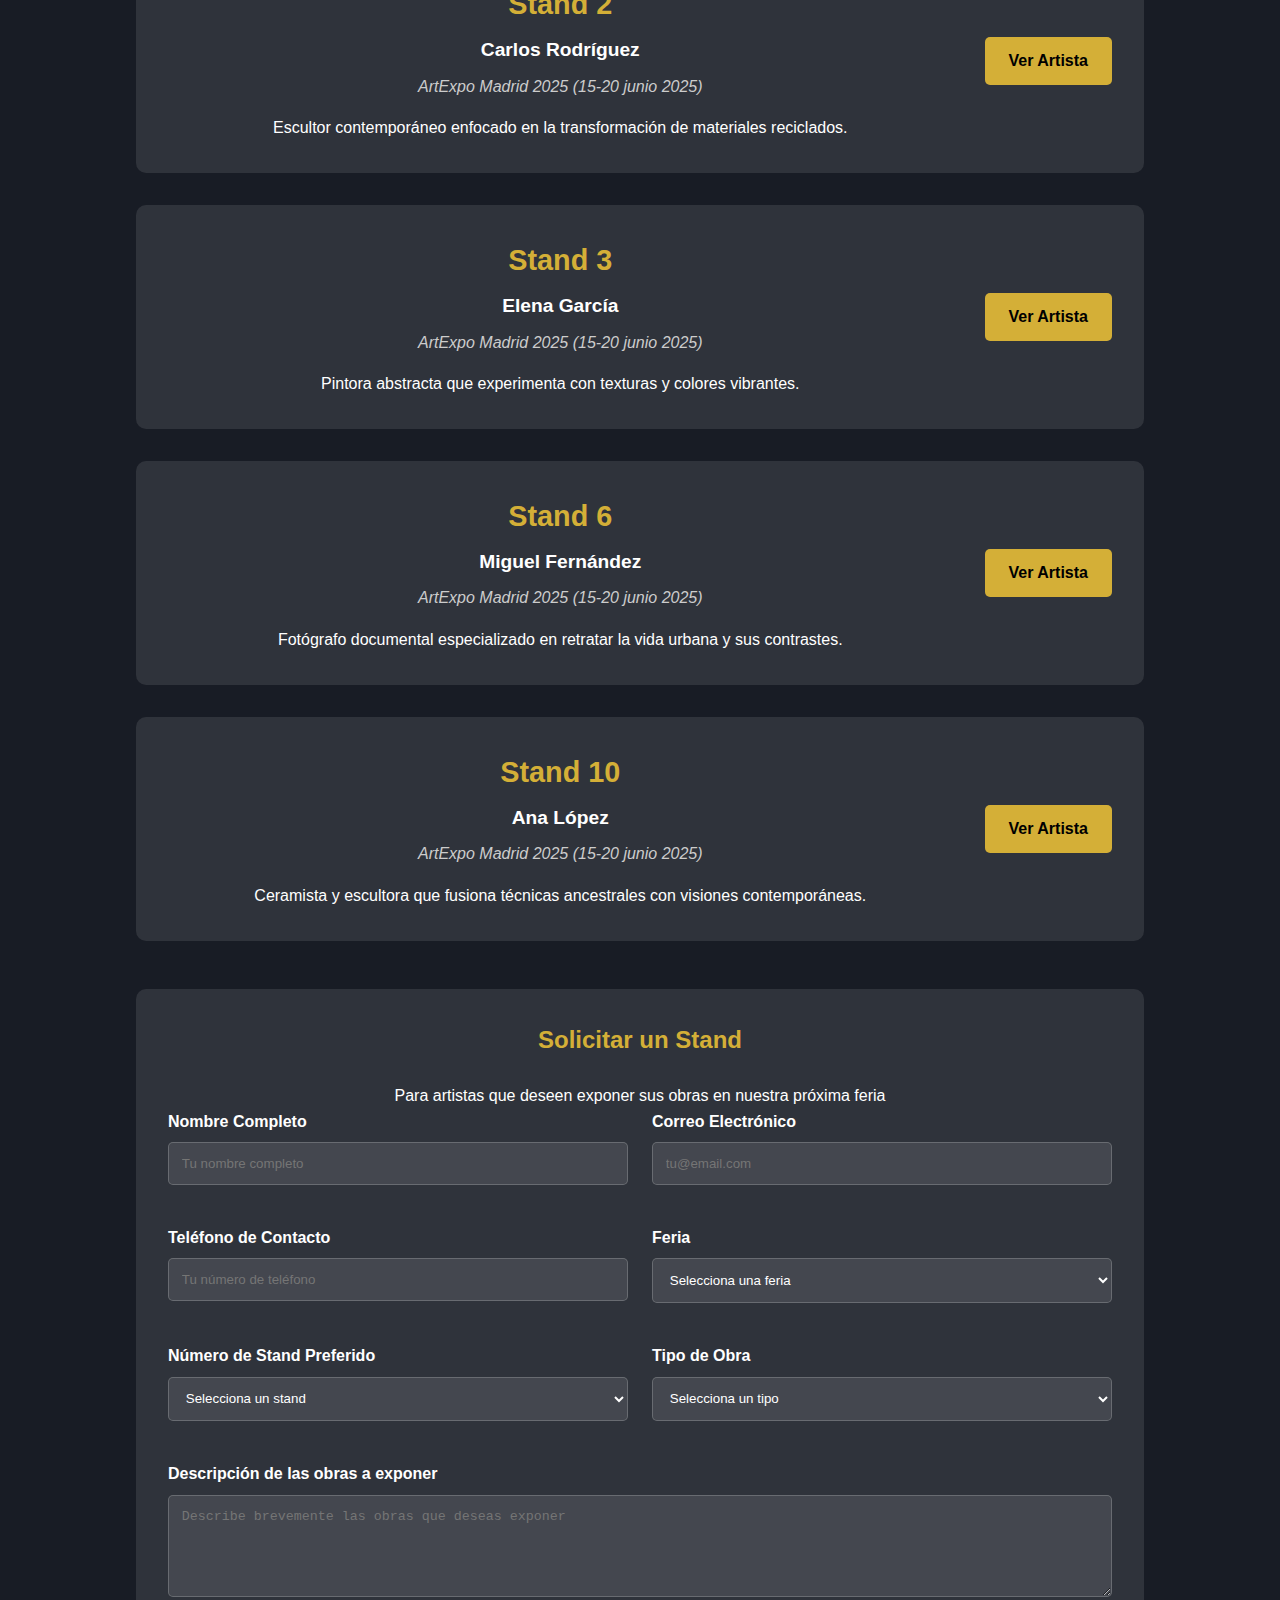
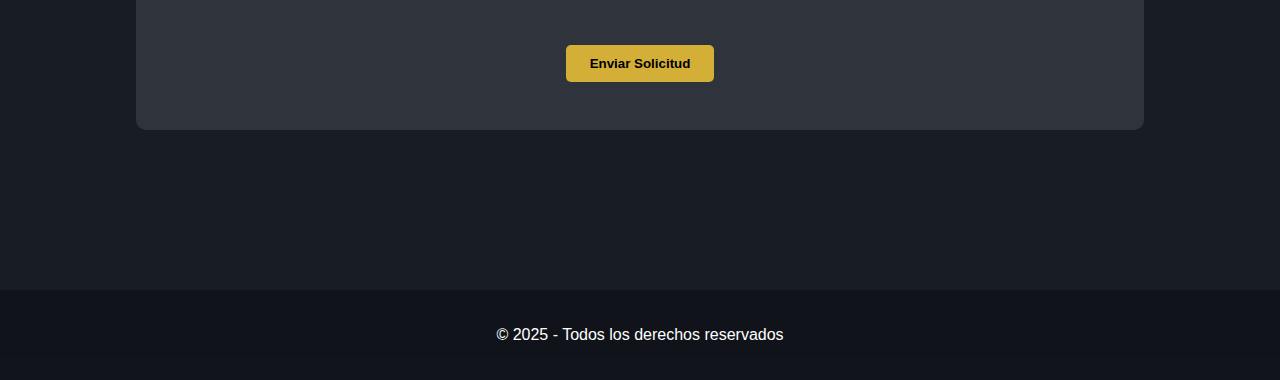
<file: HTML y SQL/stands.html>
<!DOCTYPE html>
<html lang="es">
<head>
    <meta charset="UTF-8">
    <meta name="viewport" content="width=device-width, initial-scale=1.0">
    <title>Gestión de Stands - ArtExpo</title>
    <link rel="stylesheet" href="style.css">
    <link rel="stylesheet" href="stands.css">
</head>
<body>
    <header>
        <nav>
            <ul>
                <li><a href="index.html">Inicio</a></li>
                <li><a href="artistas.html">Artistas</a></li>
                <li><a href="stands.html">Stands</a></li>
                <li><a href="entradas.html">Entradas</a></li>
            </ul>
            <ul>
                <li><a href="login.html">Iniciar Sesión</a></li>
                <li><a href="registro.html">Registro</a></li>
            </ul>
        </nav>
    </header>
    <main>
        <section id="inicio">
            <img src="pictures/ArtExpo.png" alt="Logo ArtExpo" class="logo">
            <h1>Gestión de Stands</h1>
            <p>Explora y reserva espacios para artistas en nuestras ferias</p>
        </section>

        <section class="stands-container">
            <div class="mapa-stands">
                <h2>Mapa de stands - ArtExpo Madrid 2025</h2>
                <p>Selecciona un stand para ver más detalles o realizar una reserva</p>
                
                <div class="grid-stands">
                    <div class="stand ocupado">
                        <div class="numero-stand">Stand 1</div>
                        <div class="estado-stand">Ocupado</div>
                        <div>Laura Martínez</div>
                    </div>
                    <div class="stand ocupado">
                        <div class="numero-stand">Stand 2</div>
                        <div class="estado-stand">Ocupado</div>
                        <div>Carlos Rodríguez</div>
                    </div>
                    <div class="stand ocupado">
                        <div class="numero-stand">Stand 3</div>
                        <div class="estado-stand">Ocupado</div>
                        <div>Elena García</div>
                    </div>
                    <div class="stand disponible">
                        <div class="numero-stand">Stand 4</div>
                        <div class="estado-stand">Disponible</div>
                        <div>Reservar</div>
                    </div>
                    <div class="stand disponible">
                        <div class="numero-stand">Stand 5</div>
                        <div class="estado-stand">Disponible</div>
                        <div>Reservar</div>
                    </div>
                    <div class="stand ocupado">
                        <div class="numero-stand">Stand 6</div>
                        <div class="estado-stand">Ocupado</div>
                        <div>Miguel Fernández</div>
                    </div>
                    <div class="stand disponible">
                        <div class="numero-stand">Stand 7</div>
                        <div class="estado-stand">Disponible</div>
                        <div>Reservar</div>
                    </div>
                    <div class="stand disponible">
                        <div class="numero-stand">Stand 8</div>
                        <div class="estado-stand">Disponible</div>
                        <div>Reservar</div>
                    </div>
                    <div class="stand disponible">
                        <div class="numero-stand">Stand 9</div>
                        <div class="estado-stand">Disponible</div>
                        <div>Reservar</div>
                    </div>
                    <div class="stand ocupado">
                        <div class="numero-stand">Stand 10</div>
                        <div class="estado-stand">Ocupado</div>
                        <div>Ana López</div>
                    </div>
                </div>
            </div>
            
            <div class="stands-lista">
                <h2>Stands Reservados</h2>
                <br>
                <div class="stand-card">
                    <div class="stand-info">
                        <h3 class="stand-numero">Stand 1</h3>
                        <p class="stand-artista">Laura Martínez</p>
                        <p class="stand-feria">ArtExpo Madrid 2025 (15-20 junio 2025)</p>
                        <p>Artista interdisciplinaria especializada en la combinación de técnicas tradicionales y digitales.</p>
                    </div>
                    <div class="stand-acciones">
                        <a href="artistas.html" class="boton">Ver Artista</a>
                    </div>
                </div>
                
                <div class="stand-card">
                    <div class="stand-info">
                        <h3 class="stand-numero">Stand 2</h3>
                        <p class="stand-artista">Carlos Rodríguez</p>
                        <p class="stand-feria">ArtExpo Madrid 2025 (15-20 junio 2025)</p>
                        <p>Escultor contemporáneo enfocado en la transformación de materiales reciclados.</p>
                    </div>
                    <div class="stand-acciones">
                        <a href="artistas.html" class="boton">Ver Artista</a>
                    </div>
                </div>
                
                <div class="stand-card">
                    <div class="stand-info">
                        <h3 class="stand-numero">Stand 3</h3>
                        <p class="stand-artista">Elena García</p>
                        <p class="stand-feria">ArtExpo Madrid 2025 (15-20 junio 2025)</p>
                        <p>Pintora abstracta que experimenta con texturas y colores vibrantes.</p>
                    </div>
                    <div class="stand-acciones">
                        <a href="artistas.html" class="boton">Ver Artista</a>
                    </div>
                </div>
                
                <div class="stand-card">
                    <div class="stand-info">
                        <h3 class="stand-numero">Stand 6</h3>
                        <p class="stand-artista">Miguel Fernández</p>
                        <p class="stand-feria">ArtExpo Madrid 2025 (15-20 junio 2025)</p>
                        <p>Fotógrafo documental especializado en retratar la vida urbana y sus contrastes.</p>
                    </div>
                    <div class="stand-acciones">
                        <a href="artistas.html" class="boton">Ver Artista</a>
                    </div>
                </div>
                
                <div class="stand-card">
                    <div class="stand-info">
                        <h3 class="stand-numero">Stand 10</h3>
                        <p class="stand-artista">Ana López</p>
                        <p class="stand-feria">ArtExpo Madrid 2025 (15-20 junio 2025)</p>
                        <p>Ceramista y escultora que fusiona técnicas ancestrales con visiones contemporáneas.</p>
                    </div>
                    <div class="stand-acciones">
                        <a href="artistas.html" class="boton">Ver Artista</a>
                    </div>
                </div>
            </div>
            
            <div class="solicitud-stand">
                <h2>Solicitar un Stand</h2>
                <p>Para artistas que deseen exponer sus obras en nuestra próxima feria</p>
                
                <form class="formulario-solicitud">
                    <div class="campo">
                        <label for="nombre">Nombre Completo</label>
                        <input type="text" id="nombre" name="nombre" placeholder="Tu nombre completo" required>
                    </div>
                    
                    <div class="campo">
                        <label for="email">Correo Electrónico</label>
                        <input type="email" id="email" name="email" placeholder="tu@email.com" required>
                    </div>
                    
                    <div class="campo">
                        <label for="telefono">Teléfono de Contacto</label>
                        <input type="tel" id="telefono" name="telefono" placeholder="Tu número de teléfono" required>
                    </div>
                    
                    <div class="campo">
                        <label for="feria">Feria</label>
                        <select id="feria" name="feria" required>
                            <option value="" disabled selected>Selecciona una feria</option>
                            <option value="madrid2025">ArtExpo Madrid 2025 (15-20 junio 2025)</option>
                            <option value="barcelona2025">ArtExpo Barcelona 2025 (10-15 agosto 2025)</option>
                            <option value="valencia2025">ArtExpo Valencia 2025 (5-10 octubre 2025)</option>
                        </select>
                    </div>
                    
                    <div class="campo">
                        <label for="stand">Número de Stand Preferido</label>
                        <select id="stand" name="stand" required>
                            <option value="" disabled selected>Selecciona un stand</option>
                            <option value="4">Stand 4</option>
                            <option value="5">Stand 5</option>
                            <option value="7">Stand 7</option>
                            <option value="8">Stand 8</option>
                            <option value="9">Stand 9</option>
                        </select>
                    </div>
                    
                    <div class="campo">
                        <label for="tipo_obra">Tipo de Obra</label>
                        <select id="tipo_obra" name="tipo_obra" required>
                            <option value="" disabled selected>Selecciona un tipo</option>
                            <option value="pintura">Pintura</option>
                            <option value="escultura">Escultura</option>
                            <option value="fotografia">Fotografía</option>
                            <option value="digital">Arte Digital</option>
                            <option value="mixta">Técnica Mixta</option>
                        </select>
                    </div>
                    
                    <div class="campo campo-completo">
                        <label for="descripcion">Descripción de las obras a exponer</label>
                        <textarea id="descripcion" name="descripcion" rows="5" placeholder="Describe brevemente las obras que deseas exponer"></textarea>
                    </div>
                    
                    <div class="campo campo-completo">
                        <button type="submit" class="boton">Enviar Solicitud</button>
                    </div>
                </form>
            </div>
        </section>
    </main>
    <footer>
        <p>&copy; 2025 - Todos los derechos reservados</p>
    </footer>
</body>
</html>
</file>
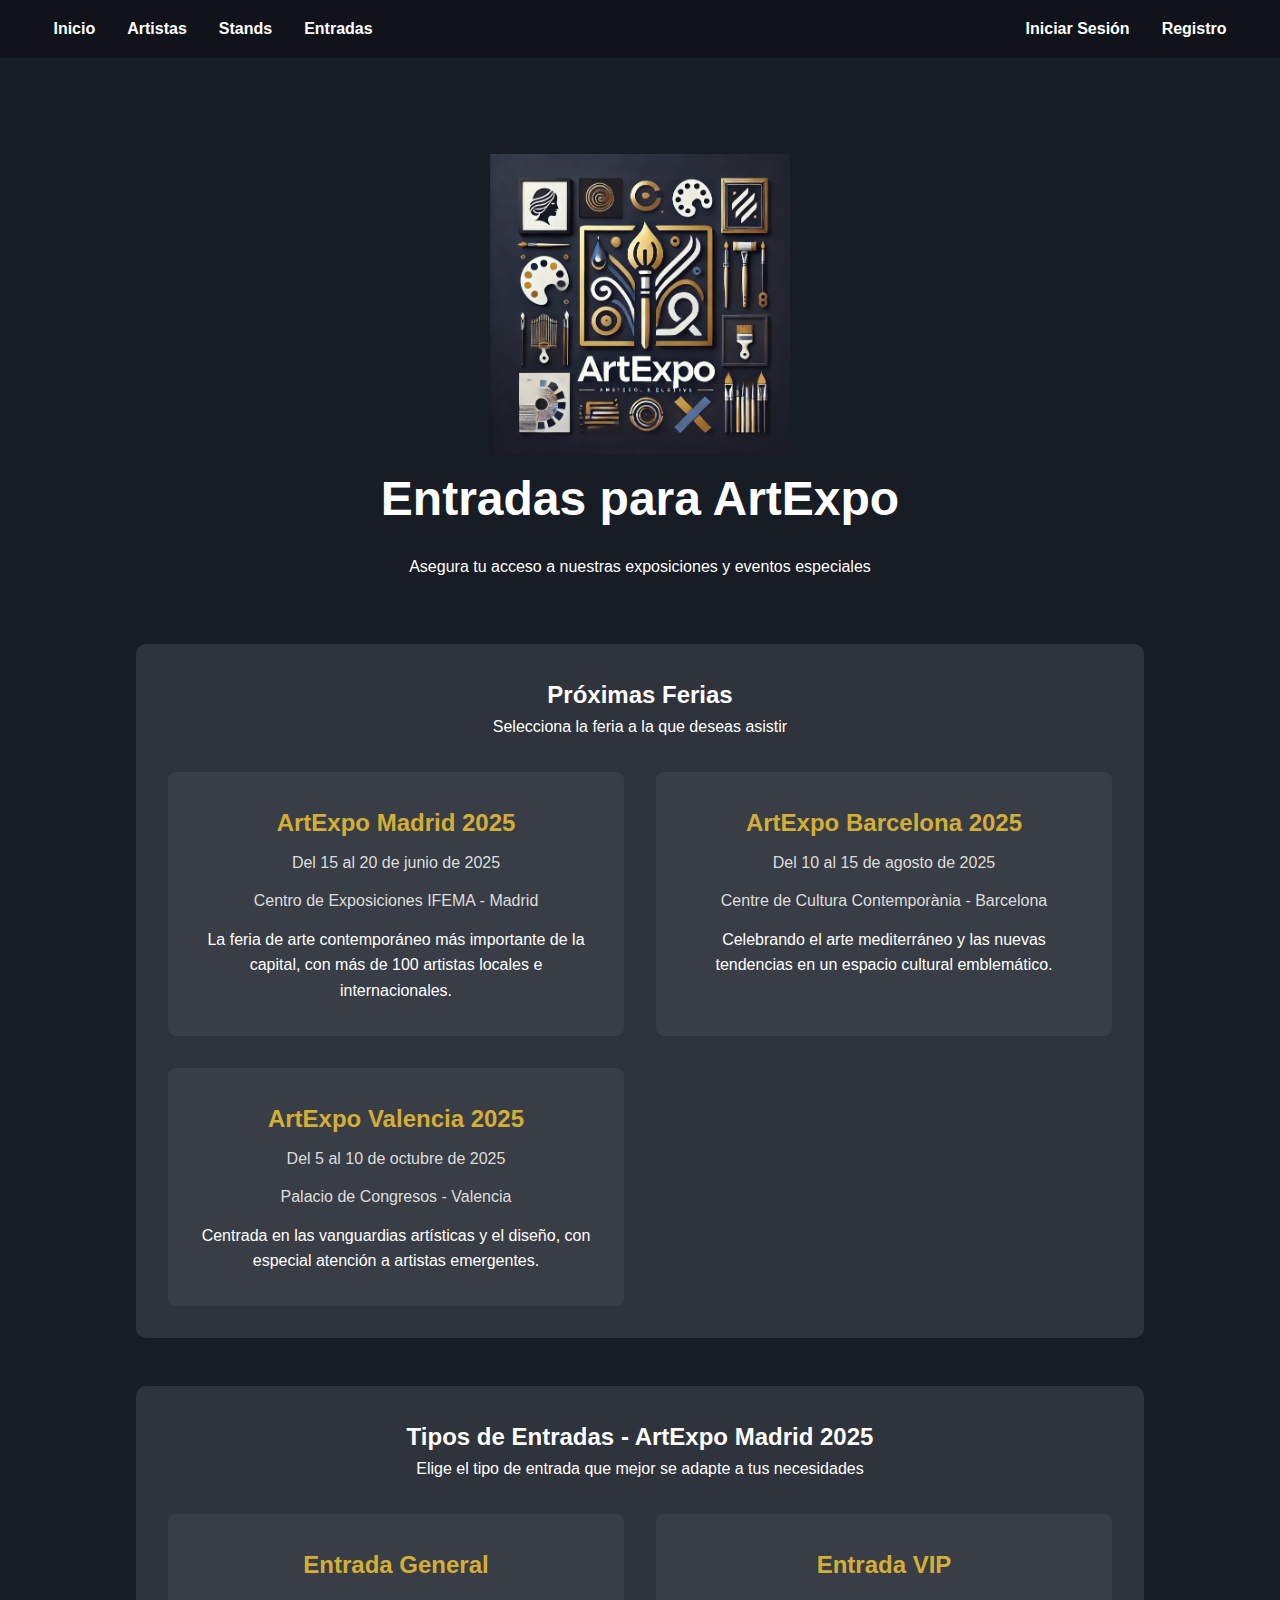
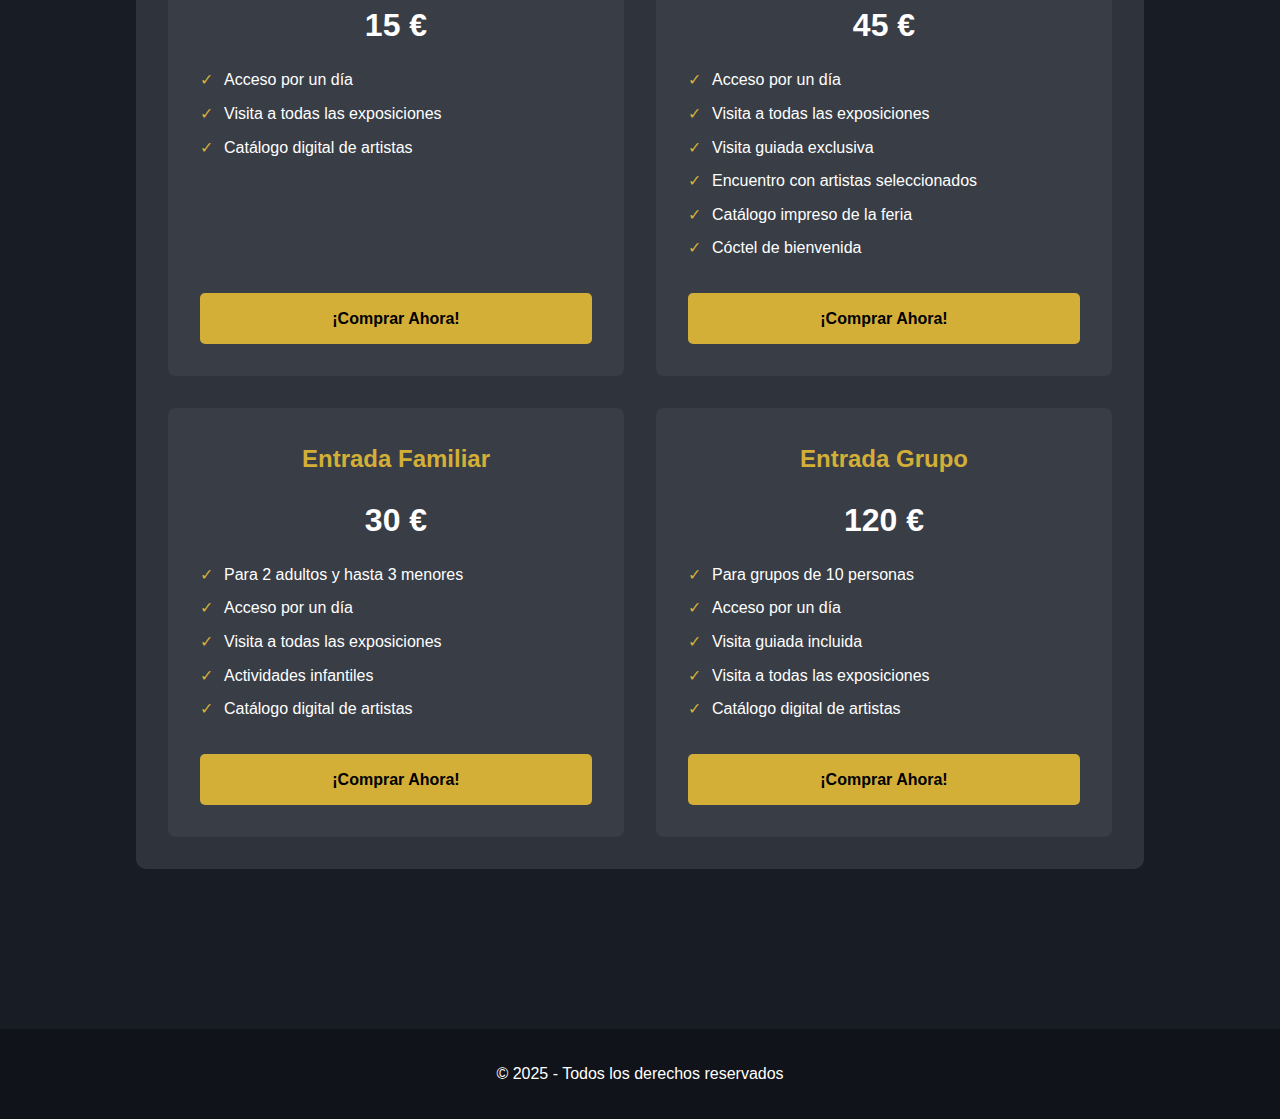
<file: Web ArtExpo/entradas.html>
<!DOCTYPE html>
<html lang="es">
<head>
    <meta charset="UTF-8">
    <meta name="viewport" content="width=device-width, initial-scale=1.0">
    <title>Compra de Entradas - ArtExpo</title>
    <link rel="stylesheet" href="style.css">
    <link rel="stylesheet" href="entradas.css">
</head>
<body>
    <header>
        <nav>
            <ul>
                <li><a href="index.html">Inicio</a></li>
                <li><a href="artistas.html">Artistas</a></li>
                <li><a href="stands.html">Stands</a></li>
                <li><a href="entradas.html">Entradas</a></li>
            </ul>
            <ul>
                <li><a href="login.html">Iniciar Sesión</a></li>
                <li><a href="registro.html">Registro</a></li>
            </ul>
        </nav>
    </header>
    <main>
        <section id="inicio">
            <img src="pictures/ArtExpo.png" alt="Logo ArtExpo" class="logo">
            <h1>Entradas para ArtExpo</h1>
            <p>Asegura tu acceso a nuestras exposiciones y eventos especiales</p>
        </section>

        <section class="entradas-container">
            <div class="ferias-programadas">
                <h2>Próximas Ferias</h2>
                <p>Selecciona la feria a la que deseas asistir</p>
                
                <div class="ferias-grid">
                    <div class="feria-card">
                        <h3 class="feria-nombre">ArtExpo Madrid 2025</h3>
                        <p class="feria-fecha">Del 15 al 20 de junio de 2025</p>
                        <p class="feria-ubicacion">Centro de Exposiciones IFEMA - Madrid</p>
                        <p>La feria de arte contemporáneo más importante de la capital, con más de 100 artistas locales e internacionales.</p>
                    </div>
                    
                    <div class="feria-card">
                        <h3 class="feria-nombre">ArtExpo Barcelona 2025</h3>
                        <p class="feria-fecha">Del 10 al 15 de agosto de 2025</p>
                        <p class="feria-ubicacion">Centre de Cultura Contemporània - Barcelona</p>
                        <p>Celebrando el arte mediterráneo y las nuevas tendencias en un espacio cultural emblemático.</p>
                    </div>
                    
                    <div class="feria-card">
                        <h3 class="feria-nombre">ArtExpo Valencia 2025</h3>
                        <p class="feria-fecha">Del 5 al 10 de octubre de 2025</p>
                        <p class="feria-ubicacion">Palacio de Congresos - Valencia</p>
                        <p>Centrada en las vanguardias artísticas y el diseño, con especial atención a artistas emergentes.</p>
                    </div>
                </div>
            </div>
            
            <div class="tipos-entradas">
                <h2>Tipos de Entradas - ArtExpo Madrid 2025</h2>
                <p>Elige el tipo de entrada que mejor se adapte a tus necesidades</p>
                
                <div class="entradas-grid">
                    <div class="entrada-card">
                        <h3 class="entrada-tipo">Entrada General</h3>
                        <p class="entrada-precio">15 €</p>
                        <div class="entrada-detalles">
                            <ul>
                                <li>Acceso por un día</li>
                                <li>Visita a todas las exposiciones</li>
                                <li>Catálogo digital de artistas</li>
                            </ul>
                        </div>
                        <a href="entradasCompra.html?tipo=General&precio=15&feria=Madrid" class="boton-compra">¡Comprar Ahora!</a>
                    </div>
                    
                    <div class="entrada-card">
                        <h3 class="entrada-tipo">Entrada VIP</h3>
                        <p class="entrada-precio">45 €</p>
                        <div class="entrada-detalles">
                            <ul>
                                <li>Acceso por un día</li>
                                <li>Visita a todas las exposiciones</li>
                                <li>Visita guiada exclusiva</li>
                                <li>Encuentro con artistas seleccionados</li>
                                <li>Catálogo impreso de la feria</li>
                                <li>Cóctel de bienvenida</li>
                            </ul>
                        </div>
                        <a href="entradasCompra.html?tipo=VIP&precio=45&feria=Madrid" class="boton-compra">¡Comprar Ahora!</a>
                    </div>
                    
                    <div class="entrada-card">
                        <h3 class="entrada-tipo">Entrada Familiar</h3>
                        <p class="entrada-precio">30 €</p>
                        <div class="entrada-detalles">
                            <ul>
                                <li>Para 2 adultos y hasta 3 menores</li>
                                <li>Acceso por un día</li>
                                <li>Visita a todas las exposiciones</li>
                                <li>Actividades infantiles</li>
                                <li>Catálogo digital de artistas</li>
                            </ul>
                        </div>
                        <a href="entradasCompra.html?tipo=Familiar&precio=30&feria=Madrid" class="boton-compra">¡Comprar Ahora!</a>
                    </div>
                    
                    <div class="entrada-card">
                        <h3 class="entrada-tipo">Entrada Grupo</h3>
                        <p class="entrada-precio">120 €</p>
                        <div class="entrada-detalles">
                            <ul>
                                <li>Para grupos de 10 personas</li>
                                <li>Acceso por un día</li>
                                <li>Visita guiada incluida</li>
                                <li>Visita a todas las exposiciones</li>
                                <li>Catálogo digital de artistas</li>
                            </ul>
                        </div>
                        <a href="entradasCompra.html?tipo=Grupo&precio=120&feria=Madrid" class="boton-compra">¡Comprar Ahora!</a>
                    </div>
                </div>
            </div>
        </section>
    </main>
    <footer>
        <p>&copy; 2025 - Todos los derechos reservados</p>
    </footer>
</body>
</html>
</file>
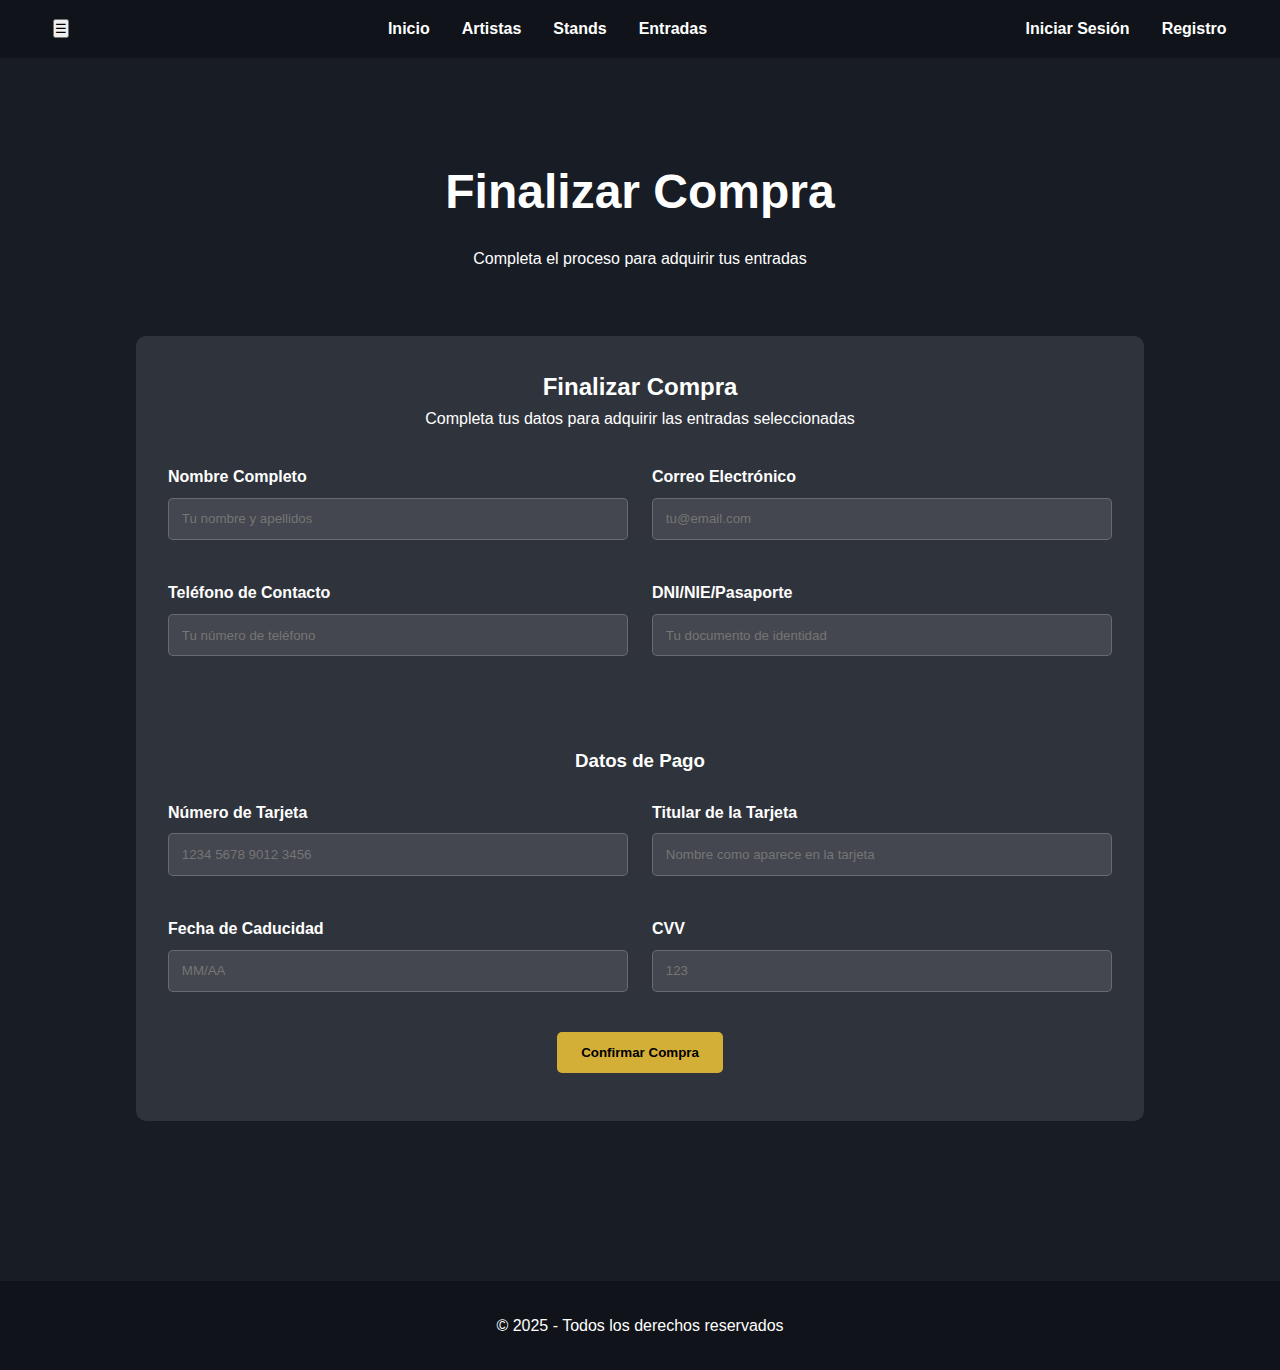
<file: Web ArtExpo/entradasCompra.html>
<!DOCTYPE html>
<html lang="es">
<head>
    <meta charset="UTF-8">
    <meta name="viewport" content="width=device-width, initial-scale=1.0">
    <title>Finalizar Compra de Entradas - ArtExpo</title>
    <link rel="stylesheet" href="style.css">
    <link rel="stylesheet" href="entradas.css">
</head>
<body>
    <header>
        <nav>
            <button class="menu-toggle">☰</button>
            <ul class="nav-menu">
                <li><a href="index.html">Inicio</a></li>
                <li><a href="artistas.html">Artistas</a></li>
                <li><a href="stands.html">Stands</a></li>
                <li><a href="entradas.html">Entradas</a></li>
            </ul>
            <ul class="nav-auth">
                <li><a href="login.html">Iniciar Sesión</a></li>
                <li><a href="registro.html">Registro</a></li>
            </ul>
        </nav>
    </header>
    <main>
        <section id="inicio">
            <h1>Finalizar Compra</h1>
            <p>Completa el proceso para adquirir tus entradas</p>
        </section>

        <section class="entradas-container">
            <div class="proceso-compra">
                <h2>Finalizar Compra</h2>
                <p>Completa tus datos para adquirir las entradas seleccionadas</p>
                
                <form class="formulario-compra">
                    <div class="campo">
                        <label for="nombre">Nombre Completo</label>
                        <input type="text" id="nombre" name="nombre" placeholder="Tu nombre y apellidos" required>
                    </div>
                    
                    <div class="campo">
                        <label for="email">Correo Electrónico</label>
                        <input type="email" id="email" name="email" placeholder="tu@email.com" required>
                    </div>
                    
                    <div class="campo">
                        <label for="telefono">Teléfono de Contacto</label>
                        <input type="tel" id="telefono" name="telefono" placeholder="Tu número de teléfono" required>
                    </div>
                    
                    <div class="campo">
                        <label for="dni">DNI/NIE/Pasaporte</label>
                        <input type="text" id="dni" name="dni" placeholder="Tu documento de identidad" required>
                    </div>
                    <br>
                    <h3 class="campo-completo">Datos de Pago</h3>
                    
                    <div class="campo">
                        <label for="tarjeta">Número de Tarjeta</label>
                        <input type="text" id="tarjeta" name="tarjeta" placeholder="1234 5678 9012 3456" required>
                    </div>
                    
                    <div class="campo">
                        <label for="titular">Titular de la Tarjeta</label>
                        <input type="text" id="titular" name="titular" placeholder="Nombre como aparece en la tarjeta" required>
                    </div>
                    
                    <div class="campo">
                        <label for="caducidad">Fecha de Caducidad</label>
                        <input type="text" id="caducidad" name="caducidad" placeholder="MM/AA" required>
                    </div>
                    
                    <div class="campo">
                        <label for="cvv">CVV</label>
                        <input type="text" id="cvv" name="cvv" placeholder="123" required>
                    </div>
                    
                    <div class="campo campo-completo">
                        <button type="submit" class="boton-compra">Confirmar Compra</button>
                    </div>
                </form>
            </div>
        </section>
    </main>
    <footer>
        <p>&copy; 2025 - Todos los derechos reservados</p>
    </footer>
    <script src="script.js"></script>
</body>
</html>
</file>
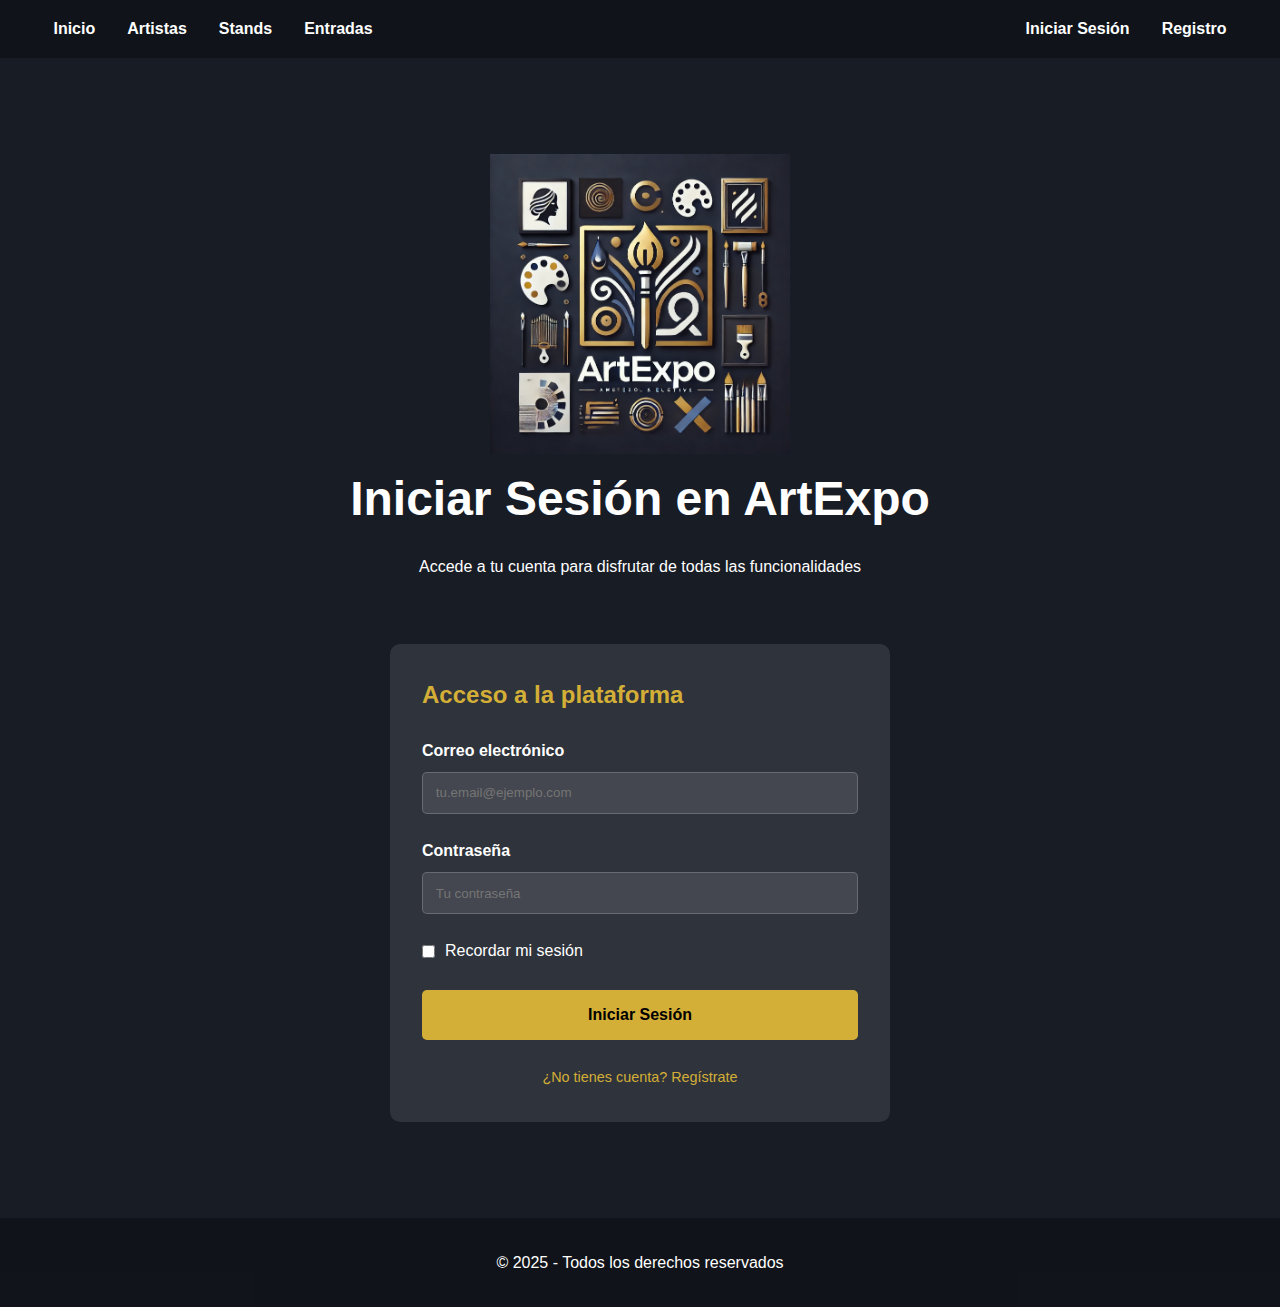
<file: Web ArtExpo/login.html>
<!DOCTYPE html>
<html lang="es">
<head>
    <meta charset="UTF-8">
    <meta name="viewport" content="width=device-width, initial-scale=1.0">
    <title>Iniciar Sesión - ArtExpo</title>
    <link rel="stylesheet" href="style.css">
    <link rel="stylesheet" href="login.css">
</head>
<body>
    <header>
        <nav>
            <ul>
                <li><a href="index.html">Inicio</a></li>
                <li><a href="artistas.html">Artistas</a></li>
                <li><a href="stands.html">Stands</a></li>
                <li><a href="entradas.html">Entradas</a></li>
            </ul>
            <ul>
                <li><a href="#">Iniciar Sesión</a></li>
                <li><a href="registro.html">Registro</a></li>
            </ul>
        </nav>
    </header>
    <main>
        <section id="inicio">
            <img src="pictures/ArtExpo.png" alt="Logo ArtExpo" class="logo">
            <h1>Iniciar Sesión en ArtExpo</h1>
            <p>Accede a tu cuenta para disfrutar de todas las funcionalidades</p>
        </section>

        <form class="formulario-login">
            <h2>Acceso a la plataforma</h2>
            
            <div class="campo">
                <label for="email">Correo electrónico</label>
                <input type="email" id="email" name="email" placeholder="tu.email@ejemplo.com" required>
            </div>
            
            <div class="campo">
                <label for="password">Contraseña</label>
                <input type="password" id="password" name="password" placeholder="Tu contraseña" required>
            </div>
            
            <div class="recordar">
                <input type="checkbox" id="recordar" name="recordar">
                <label for="recordar">Recordar mi sesión</label>
            </div>
            
            <button type="submit" class="boton-login">Iniciar Sesión</button>
            
            <div class="opciones-adicionales">
                <a href="registro.html">¿No tienes cuenta? Regístrate</a>
            </div>
        </form>
    </main>
    <footer>
        <p>&copy; 2025 - Todos los derechos reservados</p>
    </footer>
</body>
</html>
</file>
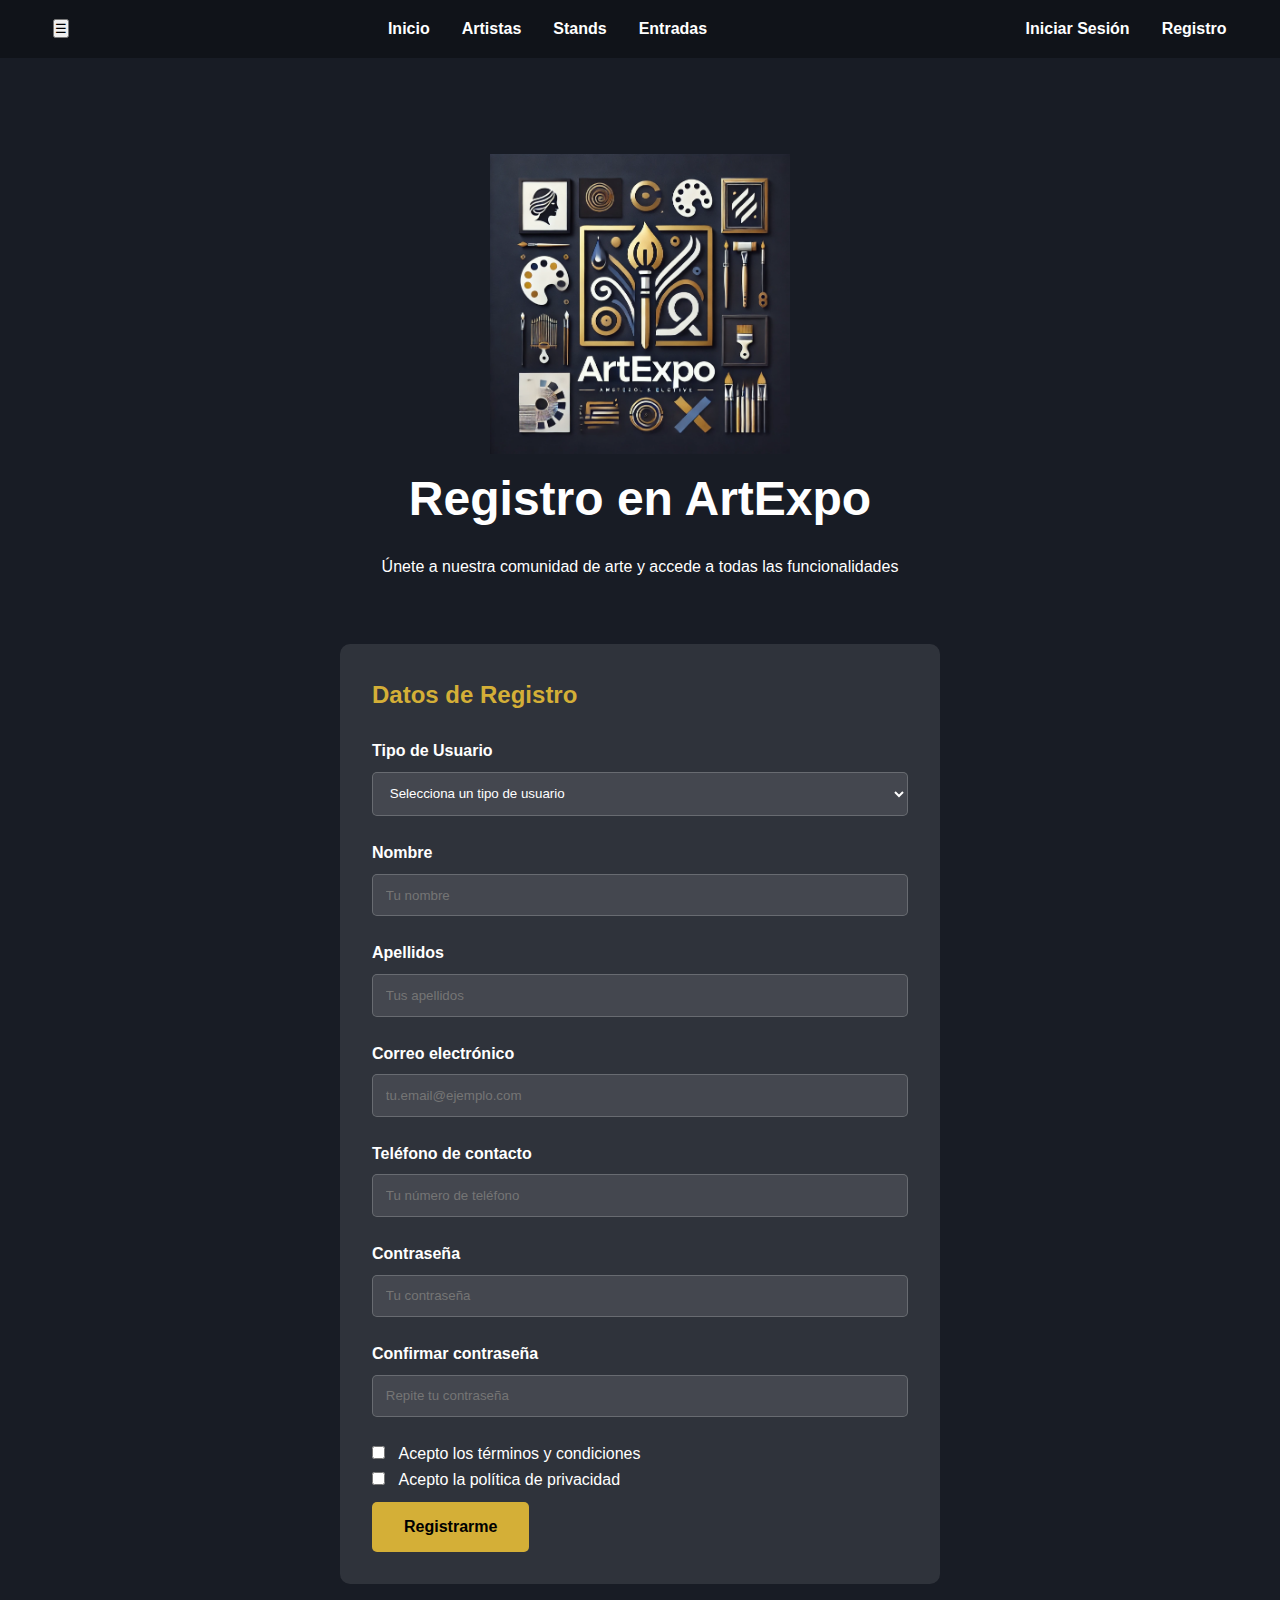
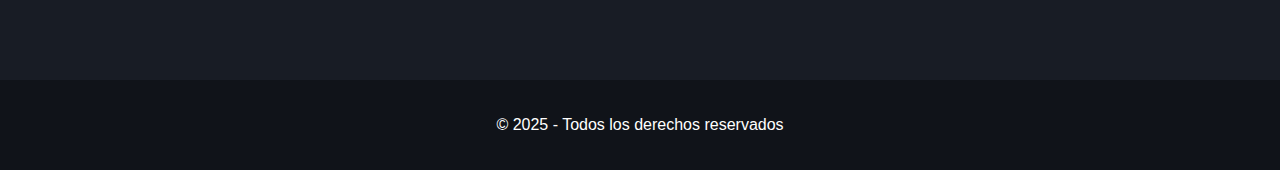
<file: Web ArtExpo/registro.html>
<!DOCTYPE html>
<html lang="es">
<head>
    <meta charset="UTF-8">
    <meta name="viewport" content="width=device-width, initial-scale=1.0">
    <title>Registro - ArtExpo</title>
    <link rel="stylesheet" href="style.css">
    <link rel="stylesheet" href="registro.css">
</head>
<body>
    <header>
        <nav>
            <button class="menu-toggle">☰</button>
            <ul class="nav-menu">
                <li><a href="index.html">Inicio</a></li>
                <li><a href="artistas.html">Artistas</a></li>
                <li><a href="stands.html">Stands</a></li>
                <li><a href="entradas.html">Entradas</a></li>
            </ul>
            <ul class="nav-auth">
                <li><a href="login.html">Iniciar Sesión</a></li>
                <li><a href="registro.html">Registro</a></li>
            </ul>
        </nav>
    </header>
    <main>
        <section id="inicio">
            <img src="pictures/ArtExpo.png" alt="Logo ArtExpo" class="logo">
            <h1>Registro en ArtExpo</h1>
            <p>Únete a nuestra comunidad de arte y accede a todas las funcionalidades</p>
        </section>

        <form class="formulario-registro">
            <h2>Datos de Registro</h2>
            
            <div class="campo">
                <label for="tipo">Tipo de Usuario</label>
                <select id="tipo" name="tipo" required>
                    <option value="" disabled selected>Selecciona un tipo de usuario</option>
                    <option value="artista">Artista</option>
                    <option value="visitante">Visitante</option>
                </select>
            </div>
            
            <div class="campo">
                <label for="nombre">Nombre</label>
                <input type="text" id="nombre" name="nombre" placeholder="Tu nombre" required>
            </div>
            
            <div class="campo">
                <label for="apellidos">Apellidos</label>
                <input type="text" id="apellidos" name="apellidos" placeholder="Tus apellidos" required>
            </div>
            
            <div class="campo">
                <label for="email">Correo electrónico</label>
                <input type="email" id="email" name="email" placeholder="tu.email@ejemplo.com" required>
            </div>
            
            <div class="campo">
                <label for="telefono">Teléfono de contacto</label>
                <input type="tel" id="telefono" name="telefono" placeholder="Tu número de teléfono">
            </div>
            
            <div class="campo">
                <label for="password">Contraseña</label>
                <input type="password" id="password" name="password" placeholder="Tu contraseña" required>
            </div>
            
            <div class="campo">
                <label for="password2">Confirmar contraseña</label>
                <input type="password" id="password2" name="password2" placeholder="Repite tu contraseña" required>
            </div>
            
            <div class="terminos">
                <input type="checkbox" id="terminos" name="terminos" required>
                <label for="terminos">Acepto los términos y condiciones</label>
                <br>
                <input type="checkbox" id="privacidad" name="privacidad" required>
                <label for="privacidad">Acepto la política de privacidad</label>
            </div>
            
            <button type="submit" class="boton-registro">Registrarme</button>
        </form>
        
    </main>
    <footer>
        <p>&copy; 2025 - Todos los derechos reservados</p>
    </footer>
    <script src="script.js"></script>
</body>
</html>
</file>
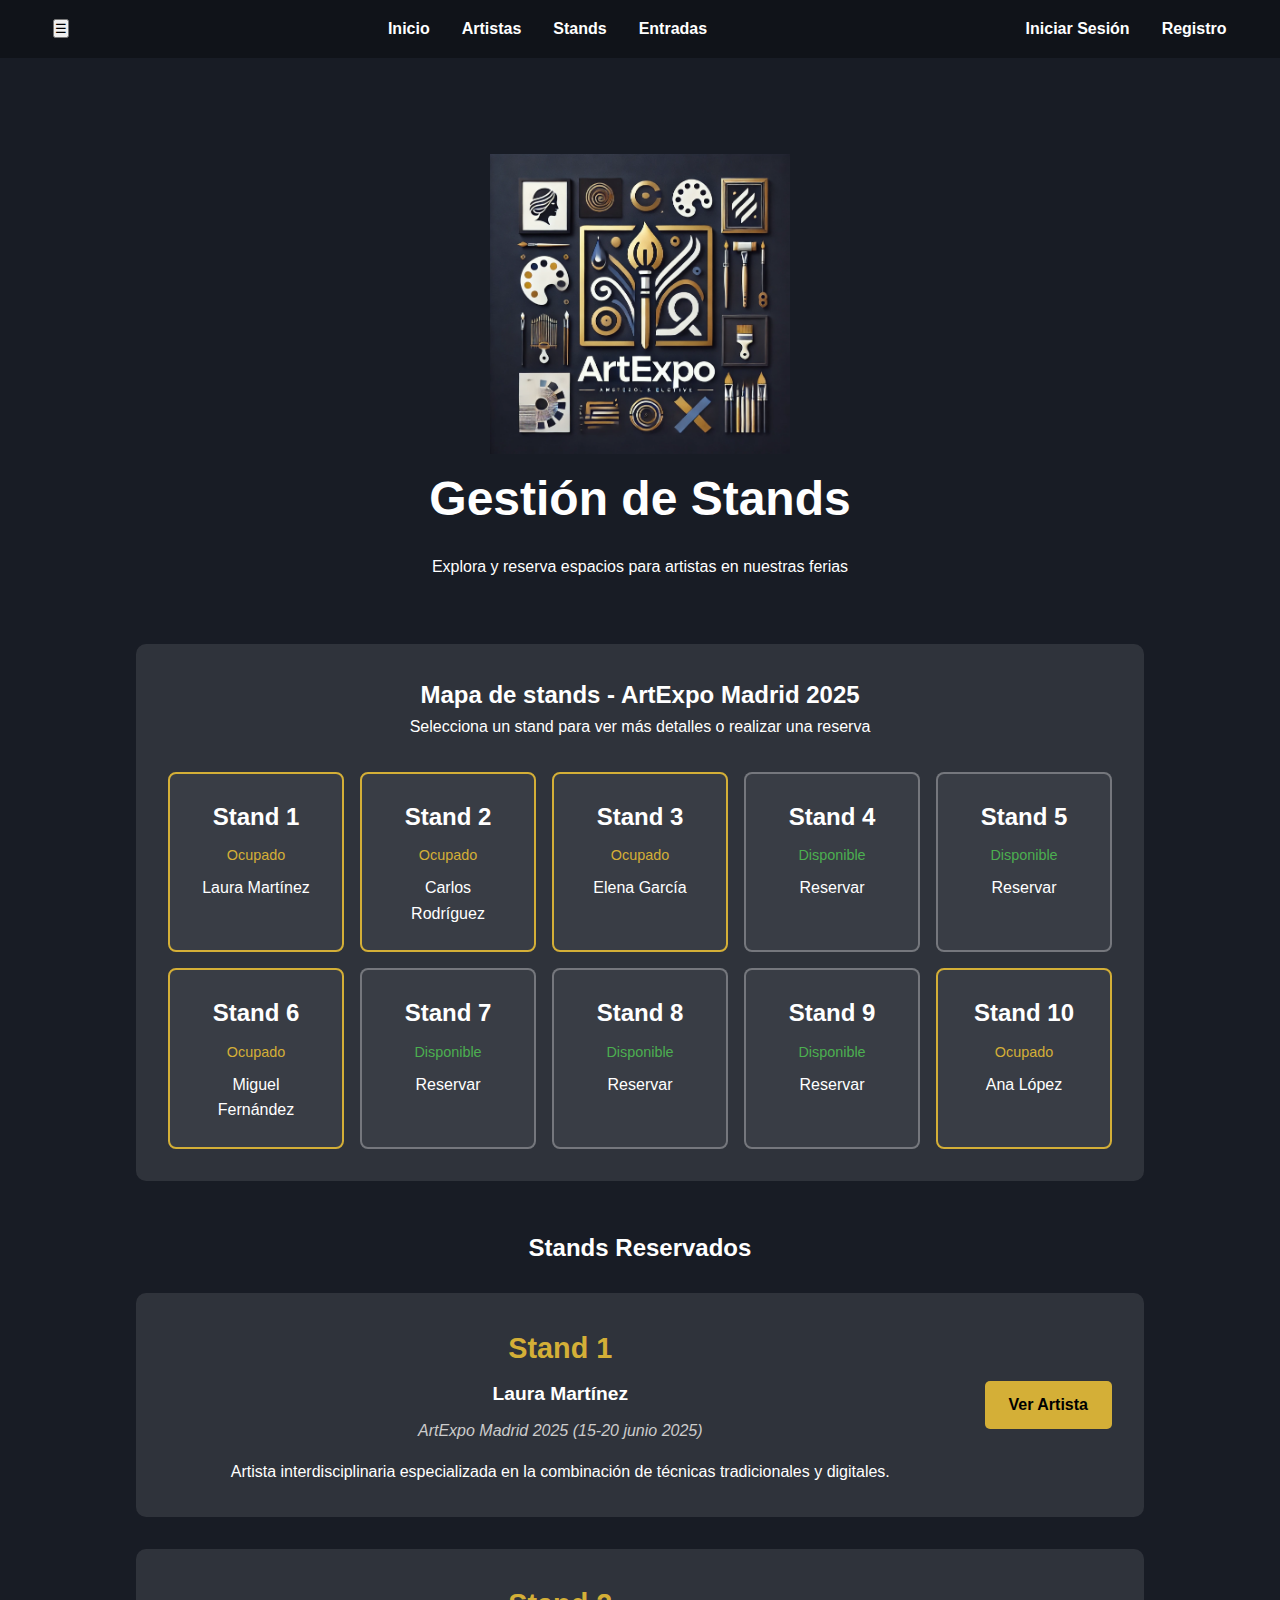
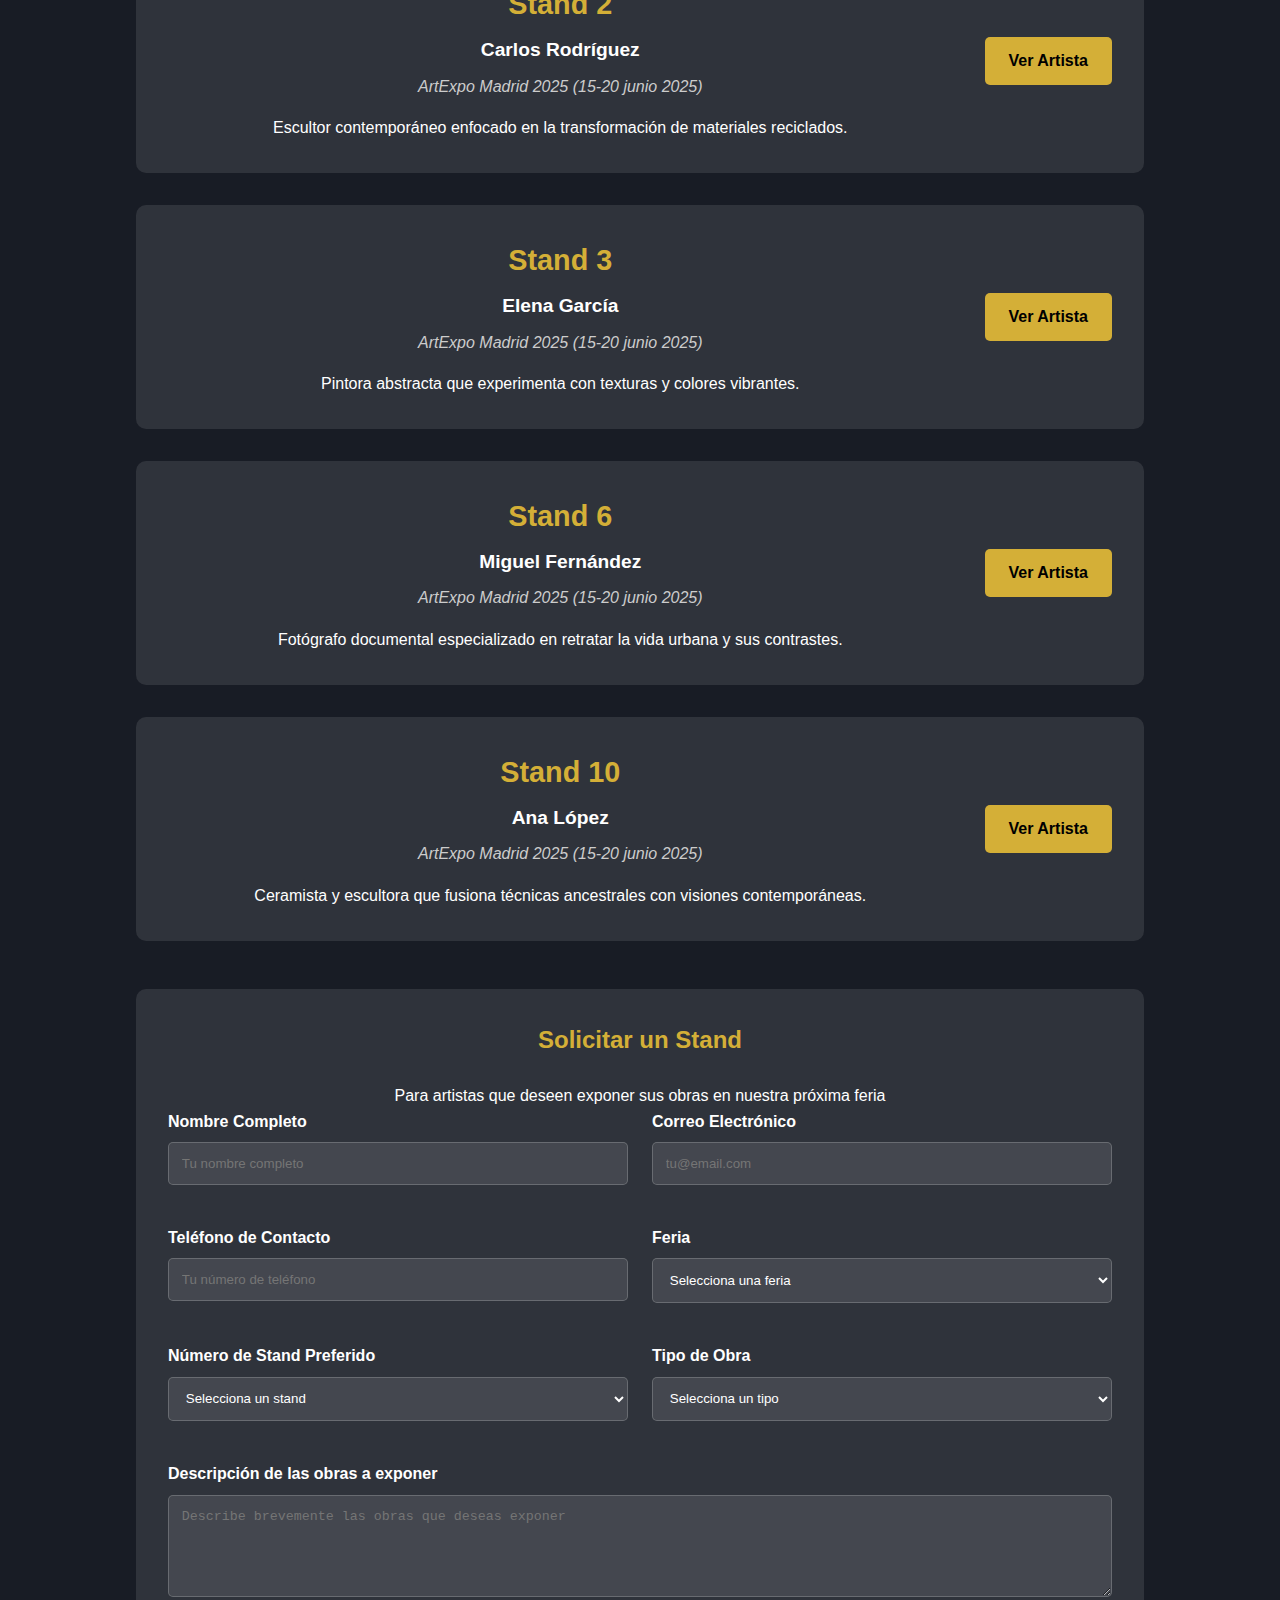
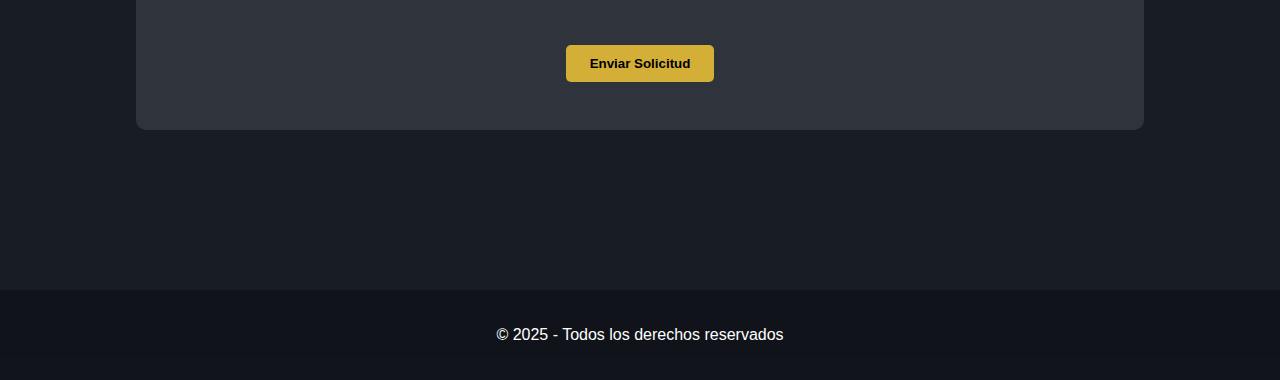
<file: Web ArtExpo/stands.html>
<!DOCTYPE html>
<html lang="es">
<head>
    <meta charset="UTF-8">
    <meta name="viewport" content="width=device-width, initial-scale=1.0">
    <title>Gestión de Stands - ArtExpo</title>
    <link rel="stylesheet" href="style.css">
    <link rel="stylesheet" href="stands.css">
</head>
<body>
    <header>
        <nav>
            <button class="menu-toggle">☰</button>
            <ul class="nav-menu">
                <li><a href="index.html">Inicio</a></li>
                <li><a href="artistas.html">Artistas</a></li>
                <li><a href="stands.html">Stands</a></li>
                <li><a href="entradas.html">Entradas</a></li>
            </ul>
            <ul class="nav-auth">
                <li><a href="login.html">Iniciar Sesión</a></li>
                <li><a href="registro.html">Registro</a></li>
            </ul>
        </nav>
    </header>
    <main>
        <section id="inicio">
            <img src="pictures/ArtExpo.png" alt="Logo ArtExpo" class="logo">
            <h1>Gestión de Stands</h1>
            <p>Explora y reserva espacios para artistas en nuestras ferias</p>
        </section>

        <section class="stands-container">
            <div class="mapa-stands">
                <h2>Mapa de stands - ArtExpo Madrid 2025</h2>
                <p>Selecciona un stand para ver más detalles o realizar una reserva</p>
                
                <div class="grid-stands">
                    <div class="stand ocupado">
                        <div class="numero-stand">Stand 1</div>
                        <div class="estado-stand">Ocupado</div>
                        <div>Laura Martínez</div>
                    </div>
                    <div class="stand ocupado">
                        <div class="numero-stand">Stand 2</div>
                        <div class="estado-stand">Ocupado</div>
                        <div>Carlos Rodríguez</div>
                    </div>
                    <div class="stand ocupado">
                        <div class="numero-stand">Stand 3</div>
                        <div class="estado-stand">Ocupado</div>
                        <div>Elena García</div>
                    </div>
                    <div class="stand disponible">
                        <div class="numero-stand">Stand 4</div>
                        <div class="estado-stand">Disponible</div>
                        <div>Reservar</div>
                    </div>
                    <div class="stand disponible">
                        <div class="numero-stand">Stand 5</div>
                        <div class="estado-stand">Disponible</div>
                        <div>Reservar</div>
                    </div>
                    <div class="stand ocupado">
                        <div class="numero-stand">Stand 6</div>
                        <div class="estado-stand">Ocupado</div>
                        <div>Miguel Fernández</div>
                    </div>
                    <div class="stand disponible">
                        <div class="numero-stand">Stand 7</div>
                        <div class="estado-stand">Disponible</div>
                        <div>Reservar</div>
                    </div>
                    <div class="stand disponible">
                        <div class="numero-stand">Stand 8</div>
                        <div class="estado-stand">Disponible</div>
                        <div>Reservar</div>
                    </div>
                    <div class="stand disponible">
                        <div class="numero-stand">Stand 9</div>
                        <div class="estado-stand">Disponible</div>
                        <div>Reservar</div>
                    </div>
                    <div class="stand ocupado">
                        <div class="numero-stand">Stand 10</div>
                        <div class="estado-stand">Ocupado</div>
                        <div>Ana López</div>
                    </div>
                </div>
            </div>
            
            <div class="stands-lista">
                <h2>Stands Reservados</h2>
                <br>
                <div class="stand-card">
                    <div class="stand-info">
                        <h3 class="stand-numero">Stand 1</h3>
                        <p class="stand-artista">Laura Martínez</p>
                        <p class="stand-feria">ArtExpo Madrid 2025 (15-20 junio 2025)</p>
                        <p>Artista interdisciplinaria especializada en la combinación de técnicas tradicionales y digitales.</p>
                    </div>
                    <div class="stand-acciones">
                        <a href="artistas.html" class="boton">Ver Artista</a>
                    </div>
                </div>
                
                <div class="stand-card">
                    <div class="stand-info">
                        <h3 class="stand-numero">Stand 2</h3>
                        <p class="stand-artista">Carlos Rodríguez</p>
                        <p class="stand-feria">ArtExpo Madrid 2025 (15-20 junio 2025)</p>
                        <p>Escultor contemporáneo enfocado en la transformación de materiales reciclados.</p>
                    </div>
                    <div class="stand-acciones">
                        <a href="artistas.html" class="boton">Ver Artista</a>
                    </div>
                </div>
                
                <div class="stand-card">
                    <div class="stand-info">
                        <h3 class="stand-numero">Stand 3</h3>
                        <p class="stand-artista">Elena García</p>
                        <p class="stand-feria">ArtExpo Madrid 2025 (15-20 junio 2025)</p>
                        <p>Pintora abstracta que experimenta con texturas y colores vibrantes.</p>
                    </div>
                    <div class="stand-acciones">
                        <a href="artistas.html" class="boton">Ver Artista</a>
                    </div>
                </div>
                
                <div class="stand-card">
                    <div class="stand-info">
                        <h3 class="stand-numero">Stand 6</h3>
                        <p class="stand-artista">Miguel Fernández</p>
                        <p class="stand-feria">ArtExpo Madrid 2025 (15-20 junio 2025)</p>
                        <p>Fotógrafo documental especializado en retratar la vida urbana y sus contrastes.</p>
                    </div>
                    <div class="stand-acciones">
                        <a href="artistas.html" class="boton">Ver Artista</a>
                    </div>
                </div>
                
                <div class="stand-card">
                    <div class="stand-info">
                        <h3 class="stand-numero">Stand 10</h3>
                        <p class="stand-artista">Ana López</p>
                        <p class="stand-feria">ArtExpo Madrid 2025 (15-20 junio 2025)</p>
                        <p>Ceramista y escultora que fusiona técnicas ancestrales con visiones contemporáneas.</p>
                    </div>
                    <div class="stand-acciones">
                        <a href="artistas.html" class="boton">Ver Artista</a>
                    </div>
                </div>
            </div>
            
            <div class="solicitud-stand">
                <h2>Solicitar un Stand</h2>
                <p>Para artistas que deseen exponer sus obras en nuestra próxima feria</p>
                
                <form class="formulario-solicitud">
                    <div class="campo">
                        <label for="nombre">Nombre Completo</label>
                        <input type="text" id="nombre" name="nombre" placeholder="Tu nombre completo" required>
                    </div>
                    
                    <div class="campo">
                        <label for="email">Correo Electrónico</label>
                        <input type="email" id="email" name="email" placeholder="tu@email.com" required>
                    </div>
                    
                    <div class="campo">
                        <label for="telefono">Teléfono de Contacto</label>
                        <input type="tel" id="telefono" name="telefono" placeholder="Tu número de teléfono" required>
                    </div>
                    
                    <div class="campo">
                        <label for="feria">Feria</label>
                        <select id="feria" name="feria" required>
                            <option value="" disabled selected>Selecciona una feria</option>
                            <option value="madrid2025">ArtExpo Madrid 2025 (15-20 junio 2025)</option>
                            <option value="barcelona2025">ArtExpo Barcelona 2025 (10-15 agosto 2025)</option>
                            <option value="valencia2025">ArtExpo Valencia 2025 (5-10 octubre 2025)</option>
                        </select>
                    </div>
                    
                    <div class="campo">
                        <label for="stand">Número de Stand Preferido</label>
                        <select id="stand" name="stand" required>
                            <option value="" disabled selected>Selecciona un stand</option>
                            <option value="4">Stand 4</option>
                            <option value="5">Stand 5</option>
                            <option value="7">Stand 7</option>
                            <option value="8">Stand 8</option>
                            <option value="9">Stand 9</option>
                        </select>
                    </div>
                    
                    <div class="campo">
                        <label for="tipo_obra">Tipo de Obra</label>
                        <select id="tipo_obra" name="tipo_obra" required>
                            <option value="" disabled selected>Selecciona un tipo</option>
                            <option value="pintura">Pintura</option>
                            <option value="escultura">Escultura</option>
                            <option value="fotografia">Fotografía</option>
                            <option value="digital">Arte Digital</option>
                            <option value="mixta">Técnica Mixta</option>
                        </select>
                    </div>
                    
                    <div class="campo campo-completo">
                        <label for="descripcion">Descripción de las obras a exponer</label>
                        <textarea id="descripcion" name="descripcion" rows="5" placeholder="Describe brevemente las obras que deseas exponer"></textarea>
                    </div>
                    
                    <div class="campo campo-completo">
                        <button type="submit" class="boton">Enviar Solicitud</button>
                    </div>
                </form>
            </div>
        </section>
    </main>
    <footer>
        <p>&copy; 2025 - Todos los derechos reservados</p>
    </footer>
    <script src="script.js"></script>
</body>
</html>
</file>
<file: HTML y SQL/style.css>
* {
    margin: 0;
    padding: 0;
    box-sizing: border-box;
}

body {
    background-color: rgb(24, 28, 37);
    color: white;
    font-family: Arial, sans-serif;
    line-height: 1.6;
}

header {
    padding: 1rem;
    background-color: rgba(0, 0, 0, 0.3);
}

nav {
    display: flex;
    justify-content: space-between;
    align-items: center;
    width: 94%;
    margin: 0 auto;
}

nav ul {
    display: flex;
    list-style: none;
    gap: 2rem;
}

nav a {
    color: white;
    text-decoration: none;
    font-weight: bold;
}

nav a:hover {
    color: rgb(212, 175, 55);
}

main {
    max-width: 1200px;
    margin: 0 auto;
    margin-bottom: 4rem;
    padding: 2rem;
}

section {
    margin: 4rem;
    text-align: center;
}

.logo {
    height: 300px;
}

h1 {
    font-size: 3rem;
    margin-bottom: 1rem;
}

.servicios-grid {
    display: grid;
    grid-template-columns: repeat(3, 1fr);
    gap: 2rem;
    margin-top: 2rem;
}

.servicio {
    background-color: rgba(255, 255, 255, 0.097);
    padding: 2rem;
    border-radius: 10px;
    transition: all 0.3s ease;
    cursor: pointer;
    text-decoration: none;
}

.servicio:hover {
    background-color: rgb(212, 175, 55);
}

.servicio h3, .servicio p {
    transition: color 0.3s ease;
    color: white;
}

.servicio:hover h3, .servicio:hover p {
    color: black;
}

footer {
    text-align: center;
    padding: 2rem;
    background-color: rgba(0, 0, 0, 0.3);
    width: 100%;
}
</file>
<file: Web ArtExpo/style.css>
* {
    margin: 0;
    padding: 0;
    box-sizing: border-box;
}

body {
    background-color: rgb(24, 28, 37);
    color: white;
    font-family: Arial, sans-serif;
    line-height: 1.6;
}

header {
    padding: 1rem;
    background-color: rgba(0, 0, 0, 0.3);
}

nav {
    display: flex;
    justify-content: space-between;
    align-items: center;
    width: 94%;
    margin: 0 auto;
}

nav ul {
    display: flex;
    list-style: none;
    gap: 2rem;
}

nav a {
    color: white;
    text-decoration: none;
    font-weight: bold;
}

nav a:hover {
    color: rgb(212, 175, 55);
}

main {
    max-width: 1200px;
    margin: 0 auto;
    margin-bottom: 4rem;
    padding: 2rem;
}

section {
    margin: 4rem;
    text-align: center;
}

.logo {
    height: 300px;
}

h1 {
    font-size: 3rem;
    margin-bottom: 1rem;
}

.servicios-grid {
    display: grid;
    grid-template-columns: repeat(3, 1fr);
    gap: 2rem;
    margin-top: 2rem;
}

.servicio {
    background-color: rgba(255, 255, 255, 0.097);
    padding: 2rem;
    border-radius: 10px;
    transition: all 0.3s ease;
    cursor: pointer;
    text-decoration: none;
}

.servicio:hover {
    background-color: rgb(212, 175, 55);
}

.servicio h3, .servicio p {
    transition: color 0.3s ease;
    color: white;
}

.servicio:hover h3, .servicio:hover p {
    color: black;
}

footer {
    text-align: center;
    padding: 2rem;
    background-color: rgba(0, 0, 0, 0.3);
    width: 100%;
}
</file>
<file: HTML y SQL/artistas.css>
.artistas-container {
    margin-top: 3rem;
}

.artista-card {
    background-color: rgba(255, 255, 255, 0.1);
    border-radius: 10px;
    padding: 2rem;
    margin-bottom: 2rem;
    text-align: left;
}

.artista-info {
    margin-bottom: 1.5rem;
}

.artista-nombre {
    color: rgb(212, 175, 55);
    font-size: 1.8rem;
    margin-bottom: 0.5rem;
}

.artista-contacto {
    color: #ccc;
    margin-bottom: 1rem;
}

.obras-titulo {
    border-bottom: 1px solid rgba(255, 255, 255, 0.3);
    padding-bottom: 0.5rem;
    margin: 1.5rem 0;
    color: rgb(212, 175, 55);
}

.obras-grid {
    display: grid;
    grid-template-columns: repeat(auto-fill, minmax(250px, 1fr));
    gap: 1.5rem;
}

.obra-card {
    background-color: rgba(255, 255, 255, 0.05);
    border-radius: 8px;
    padding: 1.5rem;
    transition: transform 0.3s ease;
}

.obra-card:hover {
    transform: translateY(-5px);
    background-color: rgba(212, 175, 55, 0.2);
}

.obra-titulo {
    font-weight: bold;
    font-size: 1.2rem;
    margin-bottom: 0.5rem;
}

.obra-details {
    font-size: 0.9rem;
    color: #ddd;
}

.obra-precio {
    margin-top: 1rem;
    font-weight: bold;
    color: rgb(212, 175, 55);
}
</file>
<file: HTML y SQL/entradas.css>
.entradas-container {
    margin-top: 3rem;
}

.ferias-programadas {
    background-color: rgba(255, 255, 255, 0.1);
    border-radius: 10px;
    padding: 2rem;
    margin-bottom: 3rem;
}

.ferias-grid {
    display: grid;
    grid-template-columns: repeat(auto-fill, minmax(350px, 1fr));
    gap: 2rem;
    margin-top: 2rem;
}

.feria-card {
    background-color: rgba(255, 255, 255, 0.05);
    border-radius: 8px;
    padding: 2rem;
    transition: transform 0.3s ease;
}

.feria-card:hover {
    transform: translateY(-5px);
    background-color: rgba(212, 175, 55, 0.1);
}

.feria-nombre {
    color: rgb(212, 175, 55);
    font-size: 1.5rem;
    margin-bottom: 0.5rem;
}

.feria-fecha, .feria-ubicacion {
    color: #ddd;
    margin-bottom: 0.8rem;
}

.tipos-entradas {
    background-color: rgba(255, 255, 255, 0.1);
    border-radius: 10px;
    padding: 2rem;
    margin-bottom: 3rem;
}

.entradas-grid {
    display: grid;
    grid-template-columns: repeat(auto-fill, minmax(300px, 1fr));
    gap: 2rem;
    margin-top: 2rem;
}

.entrada-card {
    background-color: rgba(255, 255, 255, 0.05);
    border-radius: 8px;
    padding: 2rem;
    text-align: center;
    display: flex;
    flex-direction: column;
    transition: transform 0.3s ease;
}

.entrada-card:hover {
    transform: translateY(-5px);
    background-color: rgba(212, 175, 55, 0.1);
}

.entrada-tipo {
    color: rgb(212, 175, 55);
    font-size: 1.5rem;
    margin-bottom: 1rem;
}

.entrada-precio {
    font-size: 2rem;
    font-weight: bold;
    margin-bottom: 1rem;
}

.entrada-detalles {
    flex-grow: 1;
    margin-bottom: 1.5rem;
}

.entrada-detalles ul {
    list-style: none;
    padding: 0;
    text-align: left;
}

.entrada-detalles li {
    margin-bottom: 0.5rem;
    padding-left: 1.5rem;
    position: relative;
}

.entrada-detalles li:before {
    content: "✓";
    position: absolute;
    left: 0;
    color: rgb(212, 175, 55);
}

.boton-compra {
    background-color: rgb(212, 175, 55);
    color: black;
    font-weight: bold;
    border: none;
    padding: 0.8rem 1.5rem;
    border-radius: 5px;
    cursor: pointer;
    text-decoration: none;
    transition: all 0.3s ease;
}

.boton-compra:hover {
    background-color: white;
    transform: translateY(-2px);
}

.proceso-compra {
    background-color: rgba(255, 255, 255, 0.1);
    border-radius: 10px;
    padding: 2rem;
}

.formulario-compra {
    display: grid;
    grid-template-columns: 1fr 1fr;
    gap: 1.5rem;
    margin-top: 2rem;
}

.campo {
    margin-bottom: 1rem;
}

.campo label {
    display: block;
    margin-bottom: 0.5rem;
    font-weight: bold;
    text-align: left;
}

.campo input, .campo select {
    width: 100%;
    padding: 0.8rem;
    border-radius: 5px;
    border: 1px solid rgba(255, 255, 255, 0.2);
    background-color: rgba(255, 255, 255, 0.1);
    color: white;
}

.campo-completo {
    grid-column: 1 / -1;
}

.resumen-compra {
    background-color: rgba(255, 255, 255, 0.05);
    border-radius: 8px;
    padding: 1.5rem;
    margin-top: 2rem;
}

.elemento-resumen {
    display: flex;
    justify-content: space-between;
    padding: 0.5rem 0;
    border-bottom: 1px solid rgba(255, 255, 255, 0.1);
}

.total-resumen {
    display: flex;
    justify-content: space-between;
    padding: 1rem 0;
    margin-top: 1rem;
    font-weight: bold;
    font-size: 1.2rem;
}
</file>
<file: HTML y SQL/login.css>
.formulario-login {
    background-color: rgba(255, 255, 255, 0.1);
    border-radius: 10px;
    padding: 2rem;
    max-width: 500px;
    margin: 0 auto;
    margin-top: 2rem;
}

.formulario-login h2 {
    margin-bottom: 1.5rem;
    color: rgb(212, 175, 55);
}

.campo {
    margin-bottom: 1.5rem;
}

.campo label {
    display: block;
    margin-bottom: 0.5rem;
    font-weight: bold;
    text-align: left;
}

.campo input {
    width: 100%;
    padding: 0.8rem;
    border-radius: 5px;
    border: 1px solid rgba(255, 255, 255, 0.2);
    background-color: rgba(255, 255, 255, 0.1);
    color: white;
}

.boton-login {
    background-color: rgb(212, 175, 55);
    color: black;
    font-weight: bold;
    border: none;
    padding: 1rem 2rem;
    margin-top: 10px;
    border-radius: 5px;
    cursor: pointer;
    transition: all 0.3s ease;
    font-size: 1rem;
    width: 100%;
}

.boton-login:hover {
    background-color: white;
    transform: translateY(-2px);
}

.opciones-adicionales {
    margin-top: 1.5rem;
    text-align: center;
}

.opciones-adicionales a {
    color: rgb(212, 175, 55);
    text-decoration: none;
    font-size: 0.9rem;
}

.opciones-adicionales a:hover {
    color: white;
    text-decoration: underline;
}

.recordar {
    display: flex;
    align-items: center;
    margin-bottom: 1rem;
}

.recordar input {
    margin-right: 10px;
}
</file>
<file: HTML y SQL/registro.css>
.formulario-registro {
    background-color: rgba(255, 255, 255, 0.1);
    border-radius: 10px;
    padding: 2rem;
    max-width: 600px;
    margin: 0 auto;
    margin-top: 2rem;
}

.formulario-registro h2 {
    margin-bottom: 1.5rem;
    color: rgb(212, 175, 55);
}

.campo {
    margin-bottom: 1.5rem;
}

.campo label {
    display: block;
    margin-bottom: 0.5rem;
    font-weight: bold;
    text-align: left;
}

.campo input, .campo select, .campo textarea {
    width: 100%;
    padding: 0.8rem;
    border-radius: 5px;
    border: 1px solid rgba(255, 255, 255, 0.2);
    background-color: rgba(255, 255, 255, 0.1);
    color: white;
}

.campo select option {
    background-color: rgb(24, 28, 37);
}

.boton-registro {
    background-color: rgb(212, 175, 55);
    color: black;
    font-weight: bold;
    border: none;
    padding: 1rem 2rem;
    margin-top: 10px;
    border-radius: 5px;
    cursor: pointer;
    transition: all 0.3s ease;
    font-size: 1rem;
}

.boton-registro:hover {
    background-color: white;
    transform: translateY(-2px);
}

.terminos {
    text-align: left;
    margin-top: 1.5rem;
}

.terminos input {
    margin-right: 10px;
}
</file>
<file: HTML y SQL/stands.css>
.stands-container {
    margin-top: 3rem;
}

.mapa-stands {
    background-color: rgba(255, 255, 255, 0.1);
    padding: 2rem;
    border-radius: 10px;
    margin-bottom: 3rem;
}

.grid-stands {
    display: grid;
    grid-template-columns: repeat(5, 1fr);
    gap: 1rem;
    margin-top: 2rem;
}

.stand {
    background-color: rgba(255, 255, 255, 0.05);
    border-radius: 8px;
    padding: 1.5rem;
    text-align: center;
    cursor: pointer;
    transition: all 0.3s ease;
}

.stand:hover {
    transform: translateY(-5px);
    background-color: rgba(212, 175, 55, 0.2);
}

.stand.ocupado {
    border: 2px solid rgb(212, 175, 55);
}

.stand.disponible {
    border: 2px solid rgba(255, 255, 255, 0.3);
}

.numero-stand {
    font-size: 1.5rem;
    font-weight: bold;
    margin-bottom: 0.5rem;
}

.estado-stand {
    font-size: 0.9rem;
    margin-bottom: 0.5rem;
}

.disponible .estado-stand {
    color: #4CAF50;
}

.ocupado .estado-stand {
    color: rgb(212, 175, 55);
}

.stands-lista {
    margin-top: 3rem;
}

.stand-card {
    background-color: rgba(255, 255, 255, 0.1);
    border-radius: 10px;
    padding: 2rem;
    margin-bottom: 2rem;
    display: flex;
    align-items: center;
    gap: 2rem;
}

.stand-info {
    flex: 1;
}

.stand-numero {
    color: rgb(212, 175, 55);
    font-size: 1.8rem;
    margin-bottom: 0.5rem;
}

.stand-artista {
    font-weight: bold;
    font-size: 1.2rem;
    margin-bottom: 0.5rem;
}

.stand-feria {
    color: #ccc;
    font-style: italic;
    margin-bottom: 1rem;
}

.stand-acciones {
    display: flex;
    gap: 1rem;
}

.boton {
    background-color: rgb(212, 175, 55);
    color: black;
    font-weight: bold;
    border: none;
    padding: 0.7rem 1.5rem;
    border-radius: 5px;
    cursor: pointer;
    text-decoration: none;
    transition: all 0.3s ease;
}

.boton:hover {
    background-color: white;
    transform: translateY(-2px);
}

.solicitud-stand {
    background-color: rgba(255, 255, 255, 0.1);
    border-radius: 10px;
    padding: 2rem;
    margin-top: 3rem;
}

.solicitud-stand h2 {
    color: rgb(212, 175, 55);
    margin-bottom: 1.5rem;
}

.formulario-solicitud {
    display: grid;
    grid-template-columns: 1fr 1fr;
    gap: 1.5rem;
}

.campo {
    margin-bottom: 1rem;
}

.campo label {
    display: block;
    margin-bottom: 0.5rem;
    font-weight: bold;
    text-align: left;
}

.campo input, .campo select, .campo textarea {
    width: 100%;
    padding: 0.8rem;
    border-radius: 5px;
    border: 1px solid rgba(255, 255, 255, 0.2);
    background-color: rgba(255, 255, 255, 0.1);
    color: white;
}

.campo select option {
    background-color: rgb(24, 28, 37);
}

.campo-completo {
    grid-column: 1 / -1;
}
</file>
<file: Web ArtExpo/entradas.css>
.entradas-container {
    margin-top: 3rem;
}

.ferias-programadas {
    background-color: rgba(255, 255, 255, 0.1);
    border-radius: 10px;
    padding: 2rem;
    margin-bottom: 3rem;
}

.ferias-grid {
    display: grid;
    grid-template-columns: repeat(auto-fill, minmax(350px, 1fr));
    gap: 2rem;
    margin-top: 2rem;
}

.feria-card {
    background-color: rgba(255, 255, 255, 0.05);
    border-radius: 8px;
    padding: 2rem;
    transition: transform 0.3s ease;
}

.feria-card:hover {
    transform: translateY(-5px);
    background-color: rgba(212, 175, 55, 0.1);
}

.feria-nombre {
    color: rgb(212, 175, 55);
    font-size: 1.5rem;
    margin-bottom: 0.5rem;
}

.feria-fecha, .feria-ubicacion {
    color: #ddd;
    margin-bottom: 0.8rem;
}

.tipos-entradas {
    background-color: rgba(255, 255, 255, 0.1);
    border-radius: 10px;
    padding: 2rem;
    margin-bottom: 3rem;
}

.entradas-grid {
    display: grid;
    grid-template-columns: repeat(auto-fill, minmax(300px, 1fr));
    gap: 2rem;
    margin-top: 2rem;
}

.entrada-card {
    background-color: rgba(255, 255, 255, 0.05);
    border-radius: 8px;
    padding: 2rem;
    text-align: center;
    display: flex;
    flex-direction: column;
    transition: transform 0.3s ease;
}

.entrada-card:hover {
    transform: translateY(-5px);
    background-color: rgba(212, 175, 55, 0.1);
}

.entrada-tipo {
    color: rgb(212, 175, 55);
    font-size: 1.5rem;
    margin-bottom: 1rem;
}

.entrada-precio {
    font-size: 2rem;
    font-weight: bold;
    margin-bottom: 1rem;
}

.entrada-detalles {
    flex-grow: 1;
    margin-bottom: 1.5rem;
}

.entrada-detalles ul {
    list-style: none;
    padding: 0;
    text-align: left;
}

.entrada-detalles li {
    margin-bottom: 0.5rem;
    padding-left: 1.5rem;
    position: relative;
}

.entrada-detalles li:before {
    content: "✓";
    position: absolute;
    left: 0;
    color: rgb(212, 175, 55);
}

.boton-compra {
    background-color: rgb(212, 175, 55);
    color: black;
    font-weight: bold;
    border: none;
    padding: 0.8rem 1.5rem;
    border-radius: 5px;
    cursor: pointer;
    text-decoration: none;
    transition: all 0.3s ease;
}

.boton-compra:hover {
    background-color: white;
    transform: translateY(-2px);
}

.proceso-compra {
    background-color: rgba(255, 255, 255, 0.1);
    border-radius: 10px;
    padding: 2rem;
}

.formulario-compra {
    display: grid;
    grid-template-columns: 1fr 1fr;
    gap: 1.5rem;
    margin-top: 2rem;
}

.campo {
    margin-bottom: 1rem;
}

.campo label {
    display: block;
    margin-bottom: 0.5rem;
    font-weight: bold;
    text-align: left;
}

.campo input, .campo select {
    width: 100%;
    padding: 0.8rem;
    border-radius: 5px;
    border: 1px solid rgba(255, 255, 255, 0.2);
    background-color: rgba(255, 255, 255, 0.1);
    color: white;
}

.campo-completo {
    grid-column: 1 / -1;
}

.resumen-compra {
    background-color: rgba(255, 255, 255, 0.05);
    border-radius: 8px;
    padding: 1.5rem;
    margin-top: 2rem;
}

.elemento-resumen {
    display: flex;
    justify-content: space-between;
    padding: 0.5rem 0;
    border-bottom: 1px solid rgba(255, 255, 255, 0.1);
}

.total-resumen {
    display: flex;
    justify-content: space-between;
    padding: 1rem 0;
    margin-top: 1rem;
    font-weight: bold;
    font-size: 1.2rem;
}
</file>
<file: Web ArtExpo/login.css>
.formulario-login {
    background-color: rgba(255, 255, 255, 0.1);
    border-radius: 10px;
    padding: 2rem;
    max-width: 500px;
    margin: 0 auto;
    margin-top: 2rem;
}

.formulario-login h2 {
    margin-bottom: 1.5rem;
    color: rgb(212, 175, 55);
}

.campo {
    margin-bottom: 1.5rem;
}

.campo label {
    display: block;
    margin-bottom: 0.5rem;
    font-weight: bold;
    text-align: left;
}

.campo input {
    width: 100%;
    padding: 0.8rem;
    border-radius: 5px;
    border: 1px solid rgba(255, 255, 255, 0.2);
    background-color: rgba(255, 255, 255, 0.1);
    color: white;
}

.boton-login {
    background-color: rgb(212, 175, 55);
    color: black;
    font-weight: bold;
    border: none;
    padding: 1rem 2rem;
    margin-top: 10px;
    border-radius: 5px;
    cursor: pointer;
    transition: all 0.3s ease;
    font-size: 1rem;
    width: 100%;
}

.boton-login:hover {
    background-color: white;
    transform: translateY(-2px);
}

.opciones-adicionales {
    margin-top: 1.5rem;
    text-align: center;
}

.opciones-adicionales a {
    color: rgb(212, 175, 55);
    text-decoration: none;
    font-size: 0.9rem;
}

.opciones-adicionales a:hover {
    color: white;
    text-decoration: underline;
}

.recordar {
    display: flex;
    align-items: center;
    margin-bottom: 1rem;
}

.recordar input {
    margin-right: 10px;
}
</file>
<file: Web ArtExpo/registro.css>
.formulario-registro {
    background-color: rgba(255, 255, 255, 0.1);
    border-radius: 10px;
    padding: 2rem;
    max-width: 600px;
    margin: 0 auto;
    margin-top: 2rem;
}

.formulario-registro h2 {
    margin-bottom: 1.5rem;
    color: rgb(212, 175, 55);
}

.campo {
    margin-bottom: 1.5rem;
}

.campo label {
    display: block;
    margin-bottom: 0.5rem;
    font-weight: bold;
    text-align: left;
}

.campo input, .campo select, .campo textarea {
    width: 100%;
    padding: 0.8rem;
    border-radius: 5px;
    border: 1px solid rgba(255, 255, 255, 0.2);
    background-color: rgba(255, 255, 255, 0.1);
    color: white;
}

.campo select option {
    background-color: rgb(24, 28, 37);
}

.boton-registro {
    background-color: rgb(212, 175, 55);
    color: black;
    font-weight: bold;
    border: none;
    padding: 1rem 2rem;
    margin-top: 10px;
    border-radius: 5px;
    cursor: pointer;
    transition: all 0.3s ease;
    font-size: 1rem;
}

.boton-registro:hover {
    background-color: white;
    transform: translateY(-2px);
}

.terminos {
    text-align: left;
    margin-top: 1.5rem;
}

.terminos input {
    margin-right: 10px;
}
</file>
<file: Web ArtExpo/stands.css>
.stands-container {
    margin-top: 3rem;
}

.mapa-stands {
    background-color: rgba(255, 255, 255, 0.1);
    padding: 2rem;
    border-radius: 10px;
    margin-bottom: 3rem;
}

.grid-stands {
    display: grid;
    grid-template-columns: repeat(5, 1fr);
    gap: 1rem;
    margin-top: 2rem;
}

.stand {
    background-color: rgba(255, 255, 255, 0.05);
    border-radius: 8px;
    padding: 1.5rem;
    text-align: center;
    cursor: pointer;
    transition: all 0.3s ease;
}

.stand:hover {
    transform: translateY(-5px);
    background-color: rgba(212, 175, 55, 0.2);
}

.stand.ocupado {
    border: 2px solid rgb(212, 175, 55);
}

.stand.disponible {
    border: 2px solid rgba(255, 255, 255, 0.3);
}

.numero-stand {
    font-size: 1.5rem;
    font-weight: bold;
    margin-bottom: 0.5rem;
}

.estado-stand {
    font-size: 0.9rem;
    margin-bottom: 0.5rem;
}

.disponible .estado-stand {
    color: #4CAF50;
}

.ocupado .estado-stand {
    color: rgb(212, 175, 55);
}

.stands-lista {
    margin-top: 3rem;
}

.stand-card {
    background-color: rgba(255, 255, 255, 0.1);
    border-radius: 10px;
    padding: 2rem;
    margin-bottom: 2rem;
    display: flex;
    align-items: center;
    gap: 2rem;
}

.stand-info {
    flex: 1;
}

.stand-numero {
    color: rgb(212, 175, 55);
    font-size: 1.8rem;
    margin-bottom: 0.5rem;
}

.stand-artista {
    font-weight: bold;
    font-size: 1.2rem;
    margin-bottom: 0.5rem;
}

.stand-feria {
    color: #ccc;
    font-style: italic;
    margin-bottom: 1rem;
}

.stand-acciones {
    display: flex;
    gap: 1rem;
}

.boton {
    background-color: rgb(212, 175, 55);
    color: black;
    font-weight: bold;
    border: none;
    padding: 0.7rem 1.5rem;
    border-radius: 5px;
    cursor: pointer;
    text-decoration: none;
    transition: all 0.3s ease;
}

.boton:hover {
    background-color: white;
    transform: translateY(-2px);
}

.solicitud-stand {
    background-color: rgba(255, 255, 255, 0.1);
    border-radius: 10px;
    padding: 2rem;
    margin-top: 3rem;
}

.solicitud-stand h2 {
    color: rgb(212, 175, 55);
    margin-bottom: 1.5rem;
}

.formulario-solicitud {
    display: grid;
    grid-template-columns: 1fr 1fr;
    gap: 1.5rem;
}

.campo {
    margin-bottom: 1rem;
}

.campo label {
    display: block;
    margin-bottom: 0.5rem;
    font-weight: bold;
    text-align: left;
}

.campo input, .campo select, .campo textarea {
    width: 100%;
    padding: 0.8rem;
    border-radius: 5px;
    border: 1px solid rgba(255, 255, 255, 0.2);
    background-color: rgba(255, 255, 255, 0.1);
    color: white;
}

.campo select option {
    background-color: rgb(24, 28, 37);
}

.campo-completo {
    grid-column: 1 / -1;
}

@media (max-width: 768px) {
    .grid-stands {
        grid-template-columns: repeat(2, 1fr);
    }
    
    .stand-card {
        flex-direction: column;
        text-align: center;
    }
    
    .formulario-solicitud {
        grid-template-columns: 1fr;
    }
}

@media (max-width: 480px) {
    .grid-stands {
        grid-template-columns: 1fr;
    }
    
    .stand {
        padding: 1rem;
    }
}
</file>
